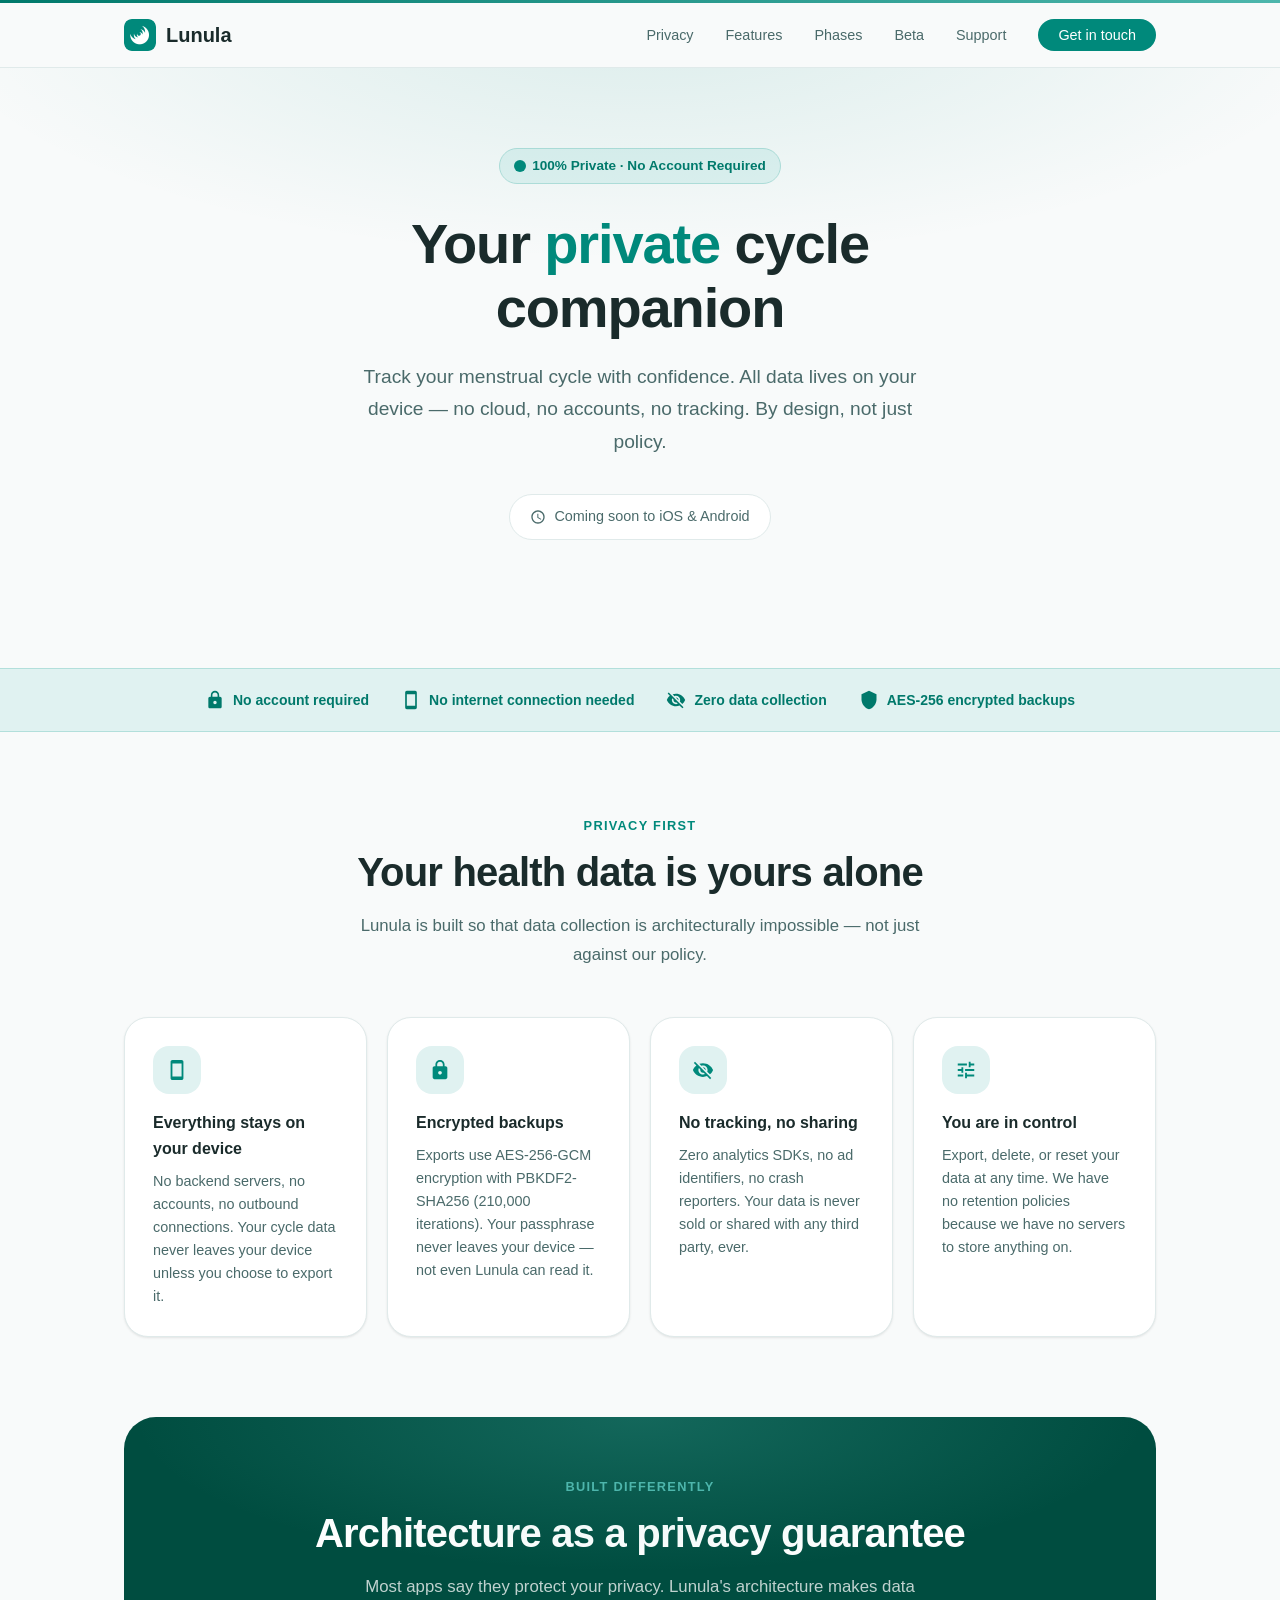
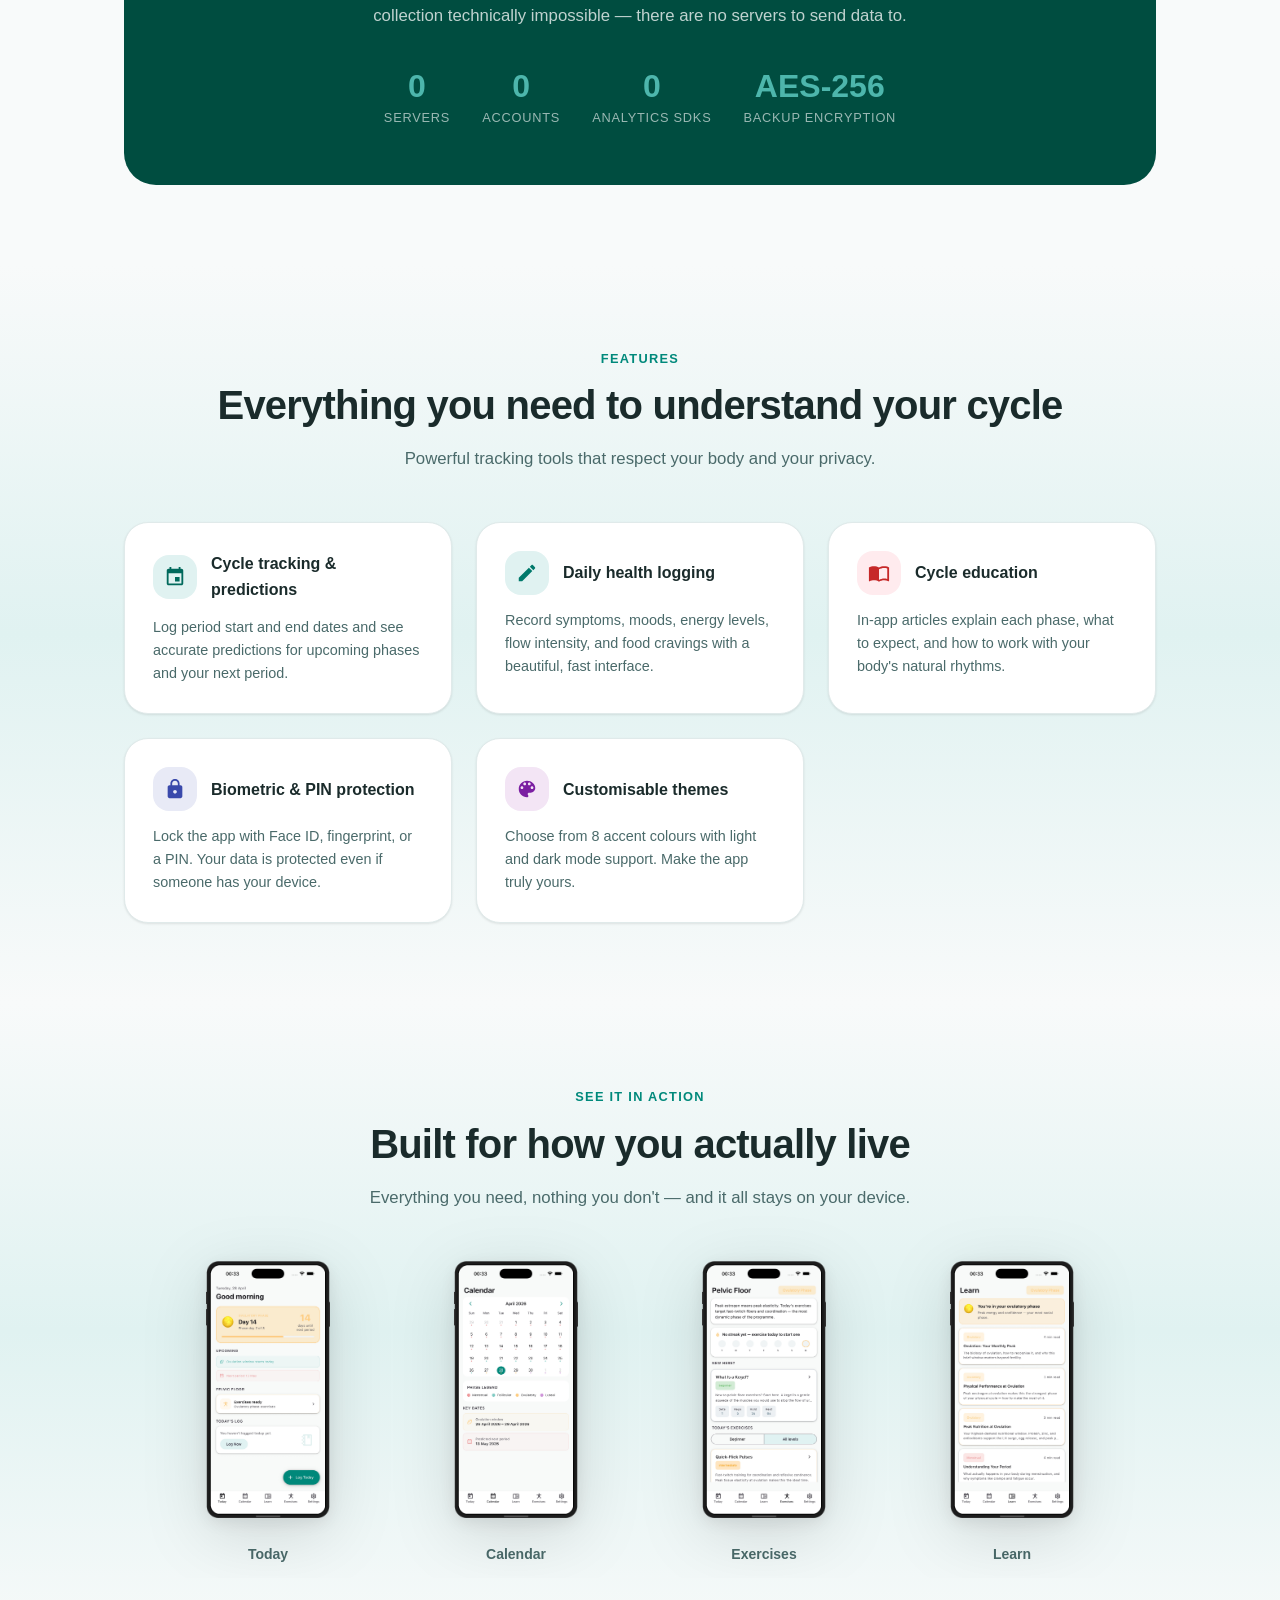
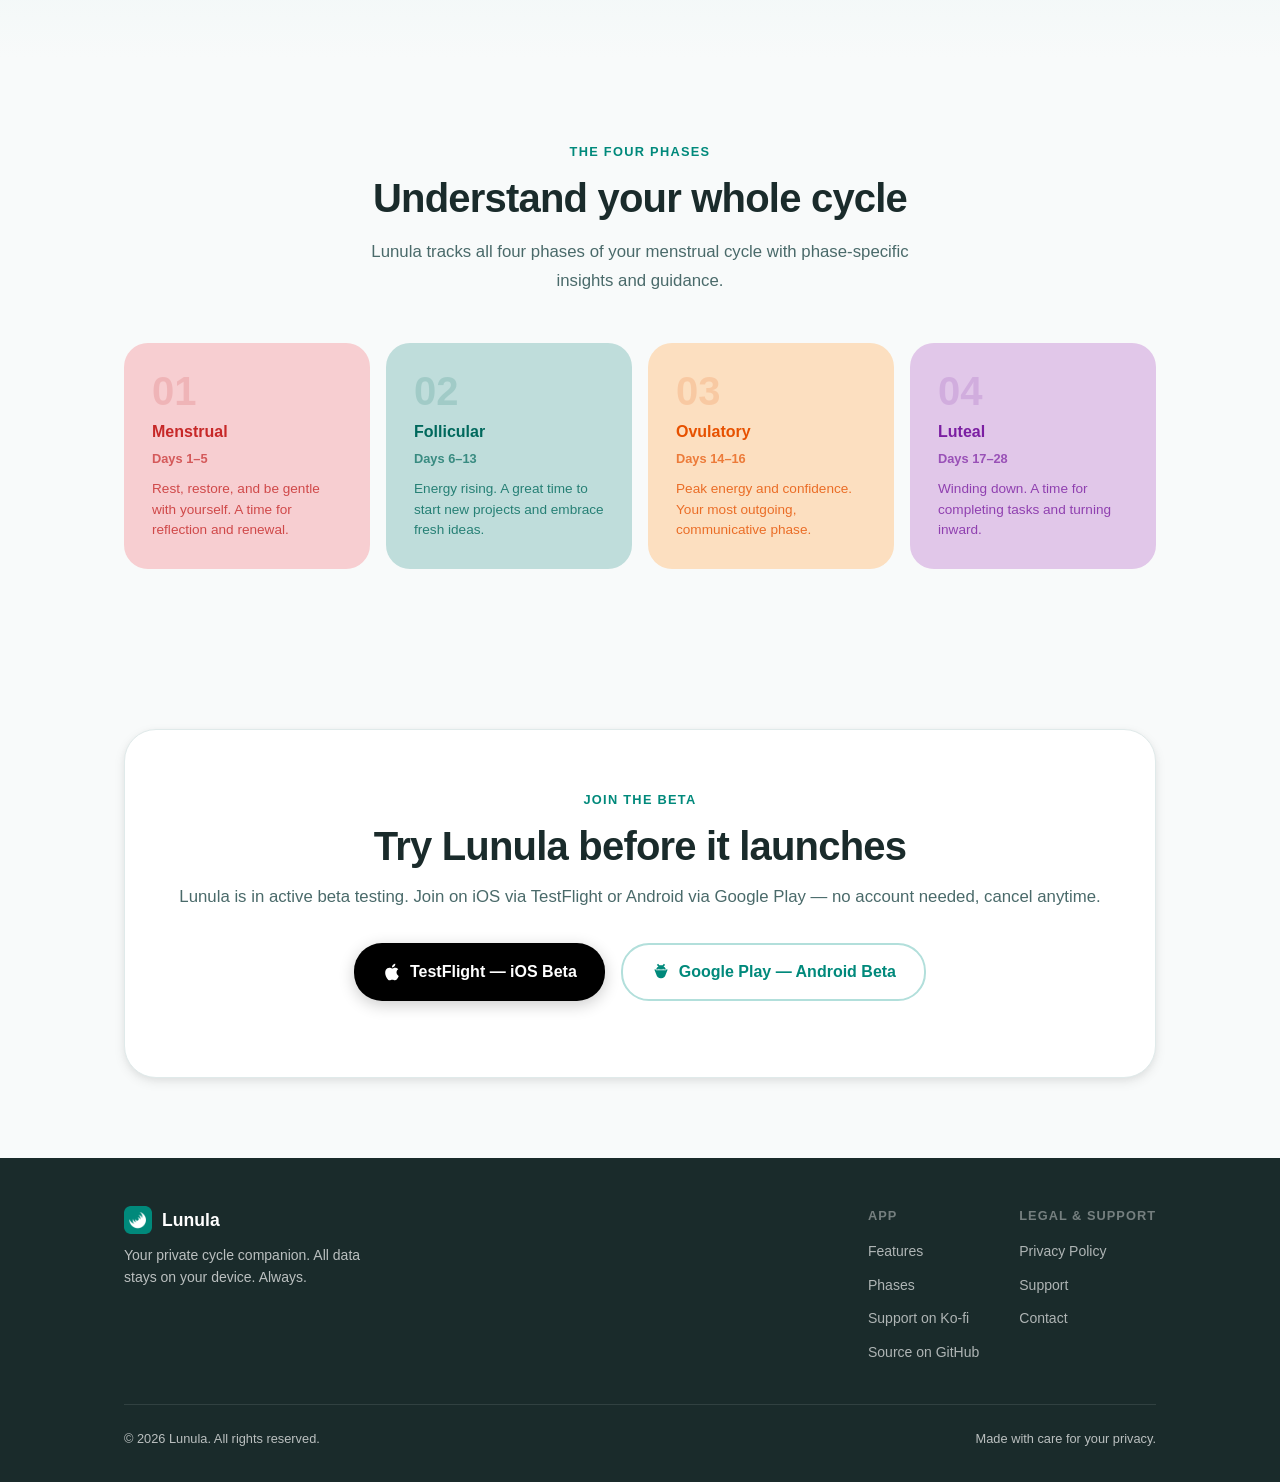
<file: index.html>
<!DOCTYPE html>
<html lang="en">
<head>
  <meta charset="UTF-8">
  <meta name="viewport" content="width=device-width, initial-scale=1.0">
  <title>Lunula — Your Private Cycle Companion</title>
  <meta name="description" content="Track your menstrual cycle with complete privacy. No accounts, no servers, no data collection. Everything stays on your device.">
  <link rel="icon" href="favicon.png">
  <link rel="stylesheet" href="css/style.css">
</head>
<body>

<div class="top-bar" aria-hidden="true"></div>

<!-- ─── Navigation ─────────────────────────────────────────────────────── -->
<nav>
  <div class="nav-inner">
    <a href="index.html" class="nav-brand">
      <img src="assets/icon.png" alt="Lunula icon">
      Lunula
    </a>
    <ul class="nav-links">
      <li><a href="#privacy">Privacy</a></li>
      <li><a href="#features">Features</a></li>
      <li><a href="#phases">Phases</a></li>
      <li><a href="#beta">Beta</a></li>
      <li><a href="support.html">Support</a></li>
      <li><a href="support.html" class="nav-cta">Get in touch</a></li>
    </ul>
  </div>
</nav>

<!-- ─── Hero ───────────────────────────────────────────────────────────── -->
<section class="hero">
  <div class="container">
    <div class="hero-badge">
      <svg width="12" height="12" viewBox="0 0 12 12" fill="none">
        <circle cx="6" cy="6" r="6" fill="#00897B"/>
      </svg>
      100% Private · No Account Required
    </div>

    <h1>Your <span class="highlight">private</span> cycle<br>companion</h1>

    <p class="lead">
      Track your menstrual cycle with confidence. All data lives on your device —
      no cloud, no accounts, no tracking. By design, not just policy.
    </p>

    <div class="hero-actions">
      <div class="coming-soon-pill">
        <svg xmlns="http://www.w3.org/2000/svg" width="16" height="16" viewBox="0 0 24 24" fill="currentColor" aria-hidden="true"><path d="M11.99 2C6.47 2 2 6.48 2 12s4.47 10 9.99 10C17.52 22 22 17.52 22 12S17.52 2 11.99 2zM12 20c-4.42 0-8-3.58-8-8s3.58-8 8-8 8 3.58 8 8-3.58 8-8 8zm.5-13H11v6l5.25 3.15.75-1.23-4.5-2.67V7z"/></svg>
        Coming soon to iOS &amp; Android
      </div>
    </div>

  </div>
</section>

<!-- ─── Trust strip ─────────────────────────────────────────────────────── -->
<div class="trust-strip">
  <div class="trust-inner">
    <div class="trust-item">
      <span class="trust-icon"><svg xmlns="http://www.w3.org/2000/svg" width="20" height="20" viewBox="0 0 24 24" fill="currentColor" aria-hidden="true"><path d="M18 8h-1V6c0-2.76-2.24-5-5-5S7 3.24 7 6v2H6c-1.1 0-2 .9-2 2v10c0 1.1.9 2 2 2h12c1.1 0 2-.9 2-2V10c0-1.1-.9-2-2-2zm-6 9c-1.1 0-2-.9-2-2s.9-2 2-2 2 .9 2 2-.9 2-2 2zm3.1-9H8.9V6c0-1.71 1.39-3.1 3.1-3.1 1.71 0 3.1 1.39 3.1 3.1v2z"/></svg></span>
      No account required
    </div>
    <div class="trust-item">
      <span class="trust-icon"><svg xmlns="http://www.w3.org/2000/svg" width="20" height="20" viewBox="0 0 24 24" fill="currentColor" aria-hidden="true"><path d="M17 1.01L7 1c-1.1 0-2 .9-2 2v18c0 1.1.9 2 2 2h10c1.1 0 2-.9 2-2V3c0-1.1-.9-1.99-2-1.99zM17 19H7V5h10v14z"/></svg></span>
      No internet connection needed
    </div>
    <div class="trust-item">
      <span class="trust-icon"><svg xmlns="http://www.w3.org/2000/svg" width="20" height="20" viewBox="0 0 24 24" fill="currentColor" aria-hidden="true"><path d="M12 7c2.76 0 5 2.24 5 5 0 .65-.13 1.26-.36 1.83l2.92 2.92c1.51-1.26 2.7-2.89 3.43-4.75-1.73-4.39-6-7.5-11-7.5-1.4 0-2.74.25-3.98.7l2.16 2.16C10.74 7.13 11.35 7 12 7zM2 4.27l2.28 2.28.46.46C3.08 8.3 1.78 10.02 1 12c1.73 4.39 6 7.5 11 7.5 1.55 0 3.03-.3 4.38-.84l.42.42L19.73 22 21 20.73 3.27 3 2 4.27zM7.53 9.8l1.55 1.55c-.05.21-.08.43-.08.65 0 1.66 1.34 3 3 3 .22 0 .44-.03.65-.08l1.55 1.55c-.67.33-1.41.53-2.2.53-2.76 0-5-2.24-5-5 0-.79.2-1.53.53-2.2zm4.31-.78l3.15 3.15.02-.16c0-1.66-1.34-3-3-3l-.17.01z"/></svg></span>
      Zero data collection
    </div>
    <div class="trust-item">
      <span class="trust-icon"><svg xmlns="http://www.w3.org/2000/svg" width="20" height="20" viewBox="0 0 24 24" fill="currentColor" aria-hidden="true"><path d="M12 1L3 5v6c0 5.55 3.84 10.74 9 12 5.16-1.26 9-6.45 9-12V5l-9-4z"/></svg></span>
      AES-256 encrypted backups
    </div>
  </div>
</div>

<!-- ─── Privacy section ─────────────────────────────────────────────────── -->
<section class="section" id="privacy">
  <div class="container">
    <div class="text-center">
      <span class="section-label">Privacy first</span>
      <h2 class="section-heading">Your health data is yours alone</h2>
      <p class="section-sub">
        Lunula is built so that data collection is architecturally impossible —
        not just against our policy.
      </p>
    </div>

    <div class="privacy-grid">
      <div class="privacy-card">
        <div class="privacy-card-icon"><svg xmlns="http://www.w3.org/2000/svg" width="22" height="22" viewBox="0 0 24 24" fill="currentColor" aria-hidden="true"><path d="M17 1.01L7 1c-1.1 0-2 .9-2 2v18c0 1.1.9 2 2 2h10c1.1 0 2-.9 2-2V3c0-1.1-.9-1.99-2-1.99zM17 19H7V5h10v14z"/></svg></div>
        <h3>Everything stays on your device</h3>
        <p>No backend servers, no accounts, no outbound connections. Your cycle data never leaves your device unless you choose to export it.</p>
      </div>
      <div class="privacy-card">
        <div class="privacy-card-icon"><svg xmlns="http://www.w3.org/2000/svg" width="22" height="22" viewBox="0 0 24 24" fill="currentColor" aria-hidden="true"><path d="M18 8h-1V6c0-2.76-2.24-5-5-5S7 3.24 7 6v2H6c-1.1 0-2 .9-2 2v10c0 1.1.9 2 2 2h12c1.1 0 2-.9 2-2V10c0-1.1-.9-2-2-2zm-6 9c-1.1 0-2-.9-2-2s.9-2 2-2 2 .9 2 2-.9 2-2 2zm3.1-9H8.9V6c0-1.71 1.39-3.1 3.1-3.1 1.71 0 3.1 1.39 3.1 3.1v2z"/></svg></div>
        <h3>Encrypted backups</h3>
        <p>Exports use AES-256-GCM encryption with PBKDF2-SHA256 (210,000 iterations). Your passphrase never leaves your device — not even Lunula can read it.</p>
      </div>
      <div class="privacy-card">
        <div class="privacy-card-icon"><svg xmlns="http://www.w3.org/2000/svg" width="22" height="22" viewBox="0 0 24 24" fill="currentColor" aria-hidden="true"><path d="M12 7c2.76 0 5 2.24 5 5 0 .65-.13 1.26-.36 1.83l2.92 2.92c1.51-1.26 2.7-2.89 3.43-4.75-1.73-4.39-6-7.5-11-7.5-1.4 0-2.74.25-3.98.7l2.16 2.16C10.74 7.13 11.35 7 12 7zM2 4.27l2.28 2.28.46.46C3.08 8.3 1.78 10.02 1 12c1.73 4.39 6 7.5 11 7.5 1.55 0 3.03-.3 4.38-.84l.42.42L19.73 22 21 20.73 3.27 3 2 4.27zM7.53 9.8l1.55 1.55c-.05.21-.08.43-.08.65 0 1.66 1.34 3 3 3 .22 0 .44-.03.65-.08l1.55 1.55c-.67.33-1.41.53-2.2.53-2.76 0-5-2.24-5-5 0-.79.2-1.53.53-2.2zm4.31-.78l3.15 3.15.02-.16c0-1.66-1.34-3-3-3l-.17.01z"/></svg></div>
        <h3>No tracking, no sharing</h3>
        <p>Zero analytics SDKs, no ad identifiers, no crash reporters. Your data is never sold or shared with any third party, ever.</p>
      </div>
      <div class="privacy-card">
        <div class="privacy-card-icon"><svg xmlns="http://www.w3.org/2000/svg" width="22" height="22" viewBox="0 0 24 24" fill="currentColor" aria-hidden="true"><path d="M3 17v2h6v-2H3zM3 5v2h10V5H3zm10 16v-2h8v-2h-8v-2h-2v6h2zM7 9v2H3v2h4v2h2V9H7zm14 4v-2H11v2h10zm-6-4h2V7h4V5h-4V3h-2v6z"/></svg></div>
        <h3>You are in control</h3>
        <p>Export, delete, or reset your data at any time. We have no retention policies because we have no servers to store anything on.</p>
      </div>
    </div>
  </div>
</section>

<!-- ─── Architecture callout ────────────────────────────────────────────── -->
<section class="section" style="padding-top: 0;">
  <div class="container">
    <div class="arch-callout">
      <span class="section-label">Built differently</span>
      <h2 class="section-heading">Architecture as a privacy guarantee</h2>
      <p>
        Most apps say they protect your privacy. Lunula's architecture makes data
        collection technically impossible — there are no servers to send data to.
      </p>
      <div class="arch-stats">
        <div class="arch-stat">
          <div class="arch-stat-value">0</div>
          <div class="arch-stat-label">Servers</div>
        </div>
        <div class="arch-stat">
          <div class="arch-stat-value">0</div>
          <div class="arch-stat-label">Accounts</div>
        </div>
        <div class="arch-stat">
          <div class="arch-stat-value">0</div>
          <div class="arch-stat-label">Analytics SDKs</div>
        </div>
        <div class="arch-stat">
          <div class="arch-stat-value">AES‑256</div>
          <div class="arch-stat-label">Backup encryption</div>
        </div>
      </div>
    </div>
  </div>
</section>

<!-- ─── Features ────────────────────────────────────────────────────────── -->
<section class="section features-bg" id="features">
  <div class="container">
    <div class="text-center">
      <span class="section-label">Features</span>
      <h2 class="section-heading">Everything you need to understand your cycle</h2>
      <p class="section-sub">Powerful tracking tools that respect your body and your privacy.</p>
    </div>

    <div class="features-grid">
      <div class="feature-card">
        <div class="feature-card-header">
          <div class="feature-icon follicular"><svg xmlns="http://www.w3.org/2000/svg" width="22" height="22" viewBox="0 0 24 24" fill="currentColor" aria-hidden="true"><path d="M17 12h-5v5h5v-5zM16 1v2H8V1H6v2H5c-1.11 0-1.99.9-1.99 2L3 19c0 1.1.89 2 2 2h14c1.1 0 2-.9 2-2V5c0-1.1-.9-2-2-2h-1V1h-2zm3 18H5V8h14v11z"/></svg></div>
          <h3>Cycle tracking & predictions</h3>
        </div>
        <p>Log period start and end dates and see accurate predictions for upcoming phases and your next period.</p>
      </div>

      <div class="feature-card">
        <div class="feature-card-header">
          <div class="feature-icon teal"><svg xmlns="http://www.w3.org/2000/svg" width="22" height="22" viewBox="0 0 24 24" fill="currentColor" aria-hidden="true"><path d="M3 17.25V21h3.75L17.81 9.94l-3.75-3.75L3 17.25zM20.71 7.04c.39-.39.39-1.02 0-1.41l-2.34-2.34c-.39-.39-1.02-.39-1.41 0l-1.83 1.83 3.75 3.75 1.83-1.83z"/></svg></div>
          <h3>Daily health logging</h3>
        </div>
        <p>Record symptoms, moods, energy levels, flow intensity, and food cravings with a beautiful, fast interface.</p>
      </div>


      <div class="feature-card">
        <div class="feature-card-header">
          <div class="feature-icon menstrual"><svg xmlns="http://www.w3.org/2000/svg" width="22" height="22" viewBox="0 0 24 24" fill="currentColor" aria-hidden="true"><path d="M21 5c-1.11-.35-2.33-.5-3.5-.5-1.95 0-4.05.4-5.5 1.5-1.45-1.1-3.55-1.5-5.5-1.5S2.45 4.9 1 6v14.65c0 .25.25.5.5.5.1 0 .15-.05.25-.05C3.1 20.45 5.05 20 6.5 20c1.95 0 4.05.4 5.5 1.5 1.35-.85 3.8-1.5 5.5-1.5 1.65 0 3.35.3 4.75 1.05.1.05.15.05.25.05.25 0 .5-.25.5-.5V6c-.6-.45-1.25-.75-2-1zm0 13.5c-1.1-.35-2.3-.5-3.5-.5-1.7 0-4.15.65-5.5 1.5V8c1.35-.85 3.8-1.5 5.5-1.5 1.2 0 2.4.15 3.5.5v11.5z"/></svg></div>
          <h3>Cycle education</h3>
        </div>
        <p>In-app articles explain each phase, what to expect, and how to work with your body's natural rhythms.</p>
      </div>

      <div class="feature-card">
        <div class="feature-card-header">
          <div class="feature-icon lock"><svg xmlns="http://www.w3.org/2000/svg" width="22" height="22" viewBox="0 0 24 24" fill="currentColor" aria-hidden="true"><path d="M18 8h-1V6c0-2.76-2.24-5-5-5S7 3.24 7 6v2H6c-1.1 0-2 .9-2 2v10c0 1.1.9 2 2 2h12c1.1 0 2-.9 2-2V10c0-1.1-.9-2-2-2zm-6 9c-1.1 0-2-.9-2-2s.9-2 2-2 2 .9 2 2-.9 2-2 2zm3.1-9H8.9V6c0-1.71 1.39-3.1 3.1-3.1 1.71 0 3.1 1.39 3.1 3.1v2z"/></svg></div>
          <h3>Biometric &amp; PIN protection</h3>
        </div>
        <p>Lock the app with Face ID, fingerprint, or a PIN. Your data is protected even if someone has your device.</p>
      </div>

      <div class="feature-card">
        <div class="feature-card-header">
          <div class="feature-icon luteal"><svg xmlns="http://www.w3.org/2000/svg" width="22" height="22" viewBox="0 0 24 24" fill="currentColor" aria-hidden="true"><path d="M12 3c-4.97 0-9 4.03-9 9s4.03 9 9 9c.83 0 1.5-.67 1.5-1.5 0-.39-.15-.74-.39-1.01-.23-.26-.38-.61-.38-.99 0-.83.67-1.5 1.5-1.5H16c2.76 0 5-2.24 5-5 0-4.42-4.03-8-9-8zm-5.5 9c-.83 0-1.5-.67-1.5-1.5S5.67 9 6.5 9 8 9.67 8 10.5 7.33 12 6.5 12zm3-4C8.67 8 8 7.33 8 6.5S8.67 5 9.5 5s1.5.67 1.5 1.5S10.33 8 9.5 8zm5 0c-.83 0-1.5-.67-1.5-1.5S13.67 5 14.5 5s1.5.67 1.5 1.5S15.33 8 14.5 8zm3 4c-.83 0-1.5-.67-1.5-1.5S16.67 9 17.5 9s1.5.67 1.5 1.5-.67 1.5-1.5 1.5z"/></svg></div>
          <h3>Customisable themes</h3>
        </div>
        <p>Choose from 8 accent colours with light and dark mode support. Make the app truly yours.</p>
      </div>
    </div>
  </div>
</section>

<!-- ─── Screenshots ─────────────────────────────────────────────────────── -->
<section class="section screenshots-section">
  <div class="container">
    <div class="text-center">
      <span class="section-label">See it in action</span>
      <h2 class="section-heading">Built for how you actually live</h2>
      <p class="section-sub">Everything you need, nothing you don't — and it all stays on your device.</p>
    </div>
    <div class="screenshots-scroll">
      <div class="screenshot-item">
        <div class="screenshot-phone">
          <img src="assets/screenshots/today.png" alt="Lunula today dashboard showing current phase and upcoming events">
        </div>
        <span class="screenshot-label">Today</span>
      </div>
      <div class="screenshot-item">
        <div class="screenshot-phone">
          <img src="assets/screenshots/calendar.png" alt="Calendar view with phase colours and key dates">
        </div>
        <span class="screenshot-label">Calendar</span>
      </div>
      <div class="screenshot-item">
        <div class="screenshot-phone">
          <img src="assets/screenshots/exercises.png" alt="Pelvic floor exercise list tailored to the current phase">
        </div>
        <span class="screenshot-label">Exercises</span>
      </div>
      <div class="screenshot-item">
        <div class="screenshot-phone">
          <img src="assets/screenshots/learn.png" alt="In-app articles about cycle phases and health">
        </div>
        <span class="screenshot-label">Learn</span>
      </div>
    </div>
  </div>
</section>

<!-- ─── Phases ───────────────────────────────────────────────────────────── -->
<section class="section" id="phases">
  <div class="container">
    <div class="text-center">
      <span class="section-label">The four phases</span>
      <h2 class="section-heading">Understand your whole cycle</h2>
      <p class="section-sub">Lunula tracks all four phases of your menstrual cycle with phase-specific insights and guidance.</p>
    </div>

    <div class="phases-grid">
      <div class="phase-card menstrual">
        <div class="phase-number">01</div>
        <div class="phase-name">Menstrual</div>
        <div class="phase-days">Days 1–5</div>
        <div class="phase-desc">Rest, restore, and be gentle with yourself. A time for reflection and renewal.</div>
      </div>
      <div class="phase-card follicular">
        <div class="phase-number">02</div>
        <div class="phase-name">Follicular</div>
        <div class="phase-days">Days 6–13</div>
        <div class="phase-desc">Energy rising. A great time to start new projects and embrace fresh ideas.</div>
      </div>
      <div class="phase-card ovulatory">
        <div class="phase-number">03</div>
        <div class="phase-name">Ovulatory</div>
        <div class="phase-days">Days 14–16</div>
        <div class="phase-desc">Peak energy and confidence. Your most outgoing, communicative phase.</div>
      </div>
      <div class="phase-card luteal">
        <div class="phase-number">04</div>
        <div class="phase-name">Luteal</div>
        <div class="phase-days">Days 17–28</div>
        <div class="phase-desc">Winding down. A time for completing tasks and turning inward.</div>
      </div>
    </div>
  </div>
</section>

<!-- ─── Beta CTA ─────────────────────────────────────────────────────────── -->
<section class="cta-section" id="beta">
  <div class="container">
    <div class="cta-box">
      <span class="section-label">Join the beta</span>
      <h2 class="section-heading">Try Lunula before it launches</h2>
      <p>Lunula is in active beta testing. Join on iOS via TestFlight or Android via Google Play — no account needed, cancel anytime.</p>
      <div class="beta-buttons">
        <a href="https://testflight.apple.com/join/CdPAzzNm" target="_blank" rel="noopener noreferrer" class="btn btn-primary beta-btn-ios">
          <svg xmlns="http://www.w3.org/2000/svg" width="20" height="20" viewBox="0 0 24 24" fill="currentColor" aria-hidden="true"><path d="M18.71 19.5c-.83 1.24-1.71 2.45-3.05 2.47-1.34.03-1.77-.79-3.29-.79-1.53 0-2 .77-3.27.82-1.31.05-2.3-1.32-3.14-2.53C4.25 17 2.94 12.45 4.7 9.39c.87-1.52 2.43-2.48 4.12-2.51 1.28-.02 2.5.87 3.29.87.78 0 2.26-1.07 3.8-.91.65.03 2.47.26 3.64 1.98-.09.06-2.17 1.28-2.15 3.81.03 3.02 2.65 4.03 2.68 4.04-.03.07-.42 1.44-1.38 2.83M13 3.5c.73-.83 1.94-1.46 2.94-1.5.13 1.17-.34 2.35-1.04 3.19-.69.85-1.83 1.51-2.95 1.42-.15-1.15.41-2.35 1.05-3.11z"/></svg>
          TestFlight — iOS Beta
        </a>
        <a href="https://play.google.com/store/apps/details?id=com.lunula.app" target="_blank" rel="noopener noreferrer" class="btn btn-secondary beta-btn-android">
          <svg xmlns="http://www.w3.org/2000/svg" width="20" height="20" viewBox="0 0 24 24" fill="currentColor" aria-hidden="true"><path d="M17.523 15.341A5.5 5.5 0 0 1 12 19.5a5.5 5.5 0 0 1-5.523-4.159L4 9h16l-2.477 6.341zM8.5 2L7 3.5 9 5.5C7.34 6.24 6.11 7.82 6 9.7c0 .1.01.2.01.3h11.98c0-.1.01-.2.01-.3-.11-1.88-1.34-3.46-3-4.2L17 3.5 15.5 2l-1.5 2h-4L8.5 2zm1 7a.5.5 0 1 1 0-1 .5.5 0 0 1 0 1zm5 0a.5.5 0 1 1 0-1 .5.5 0 0 1 0 1z"/></svg>
          Google Play — Android Beta
        </a>
      </div>
    </div>
  </div>
</section>

<!-- ─── Footer ───────────────────────────────────────────────────────────── -->
<footer>
  <div class="container">
    <div class="footer-inner">
      <div>
        <div class="footer-brand">
          <img src="assets/icon.png" alt="Lunula icon">
          Lunula
        </div>
        <p class="footer-desc">Your private cycle companion. All data stays on your device. Always.</p>
      </div>
      <div class="footer-links">
        <h4>App</h4>
        <ul>
          <li><a href="#features">Features</a></li>
          <li><a href="#phases">Phases</a></li>
          <li><a href="https://ko-fi.com/lunula_app" target="_blank" rel="noopener noreferrer">Support on Ko-fi</a></li>
          <li><a href="https://github.com/lunula-app" target="_blank" rel="noopener noreferrer">Source on GitHub</a></li>
        </ul>
      </div>
      <div class="footer-links">
        <h4>Legal &amp; Support</h4>
        <ul>
          <li><a href="privacy.html">Privacy Policy</a></li>
          <li><a href="support.html">Support</a></li>
          <li><a href="support.html#contact">Contact</a></li>
        </ul>
      </div>
    </div>
    <div class="footer-bottom">
      <span>© 2026 Lunula. All rights reserved.</span>
      <span>Made with care for your privacy.</span>
    </div>
  </div>
</footer>

<script src="js/main.js"></script>
</body>
</html>
</file>
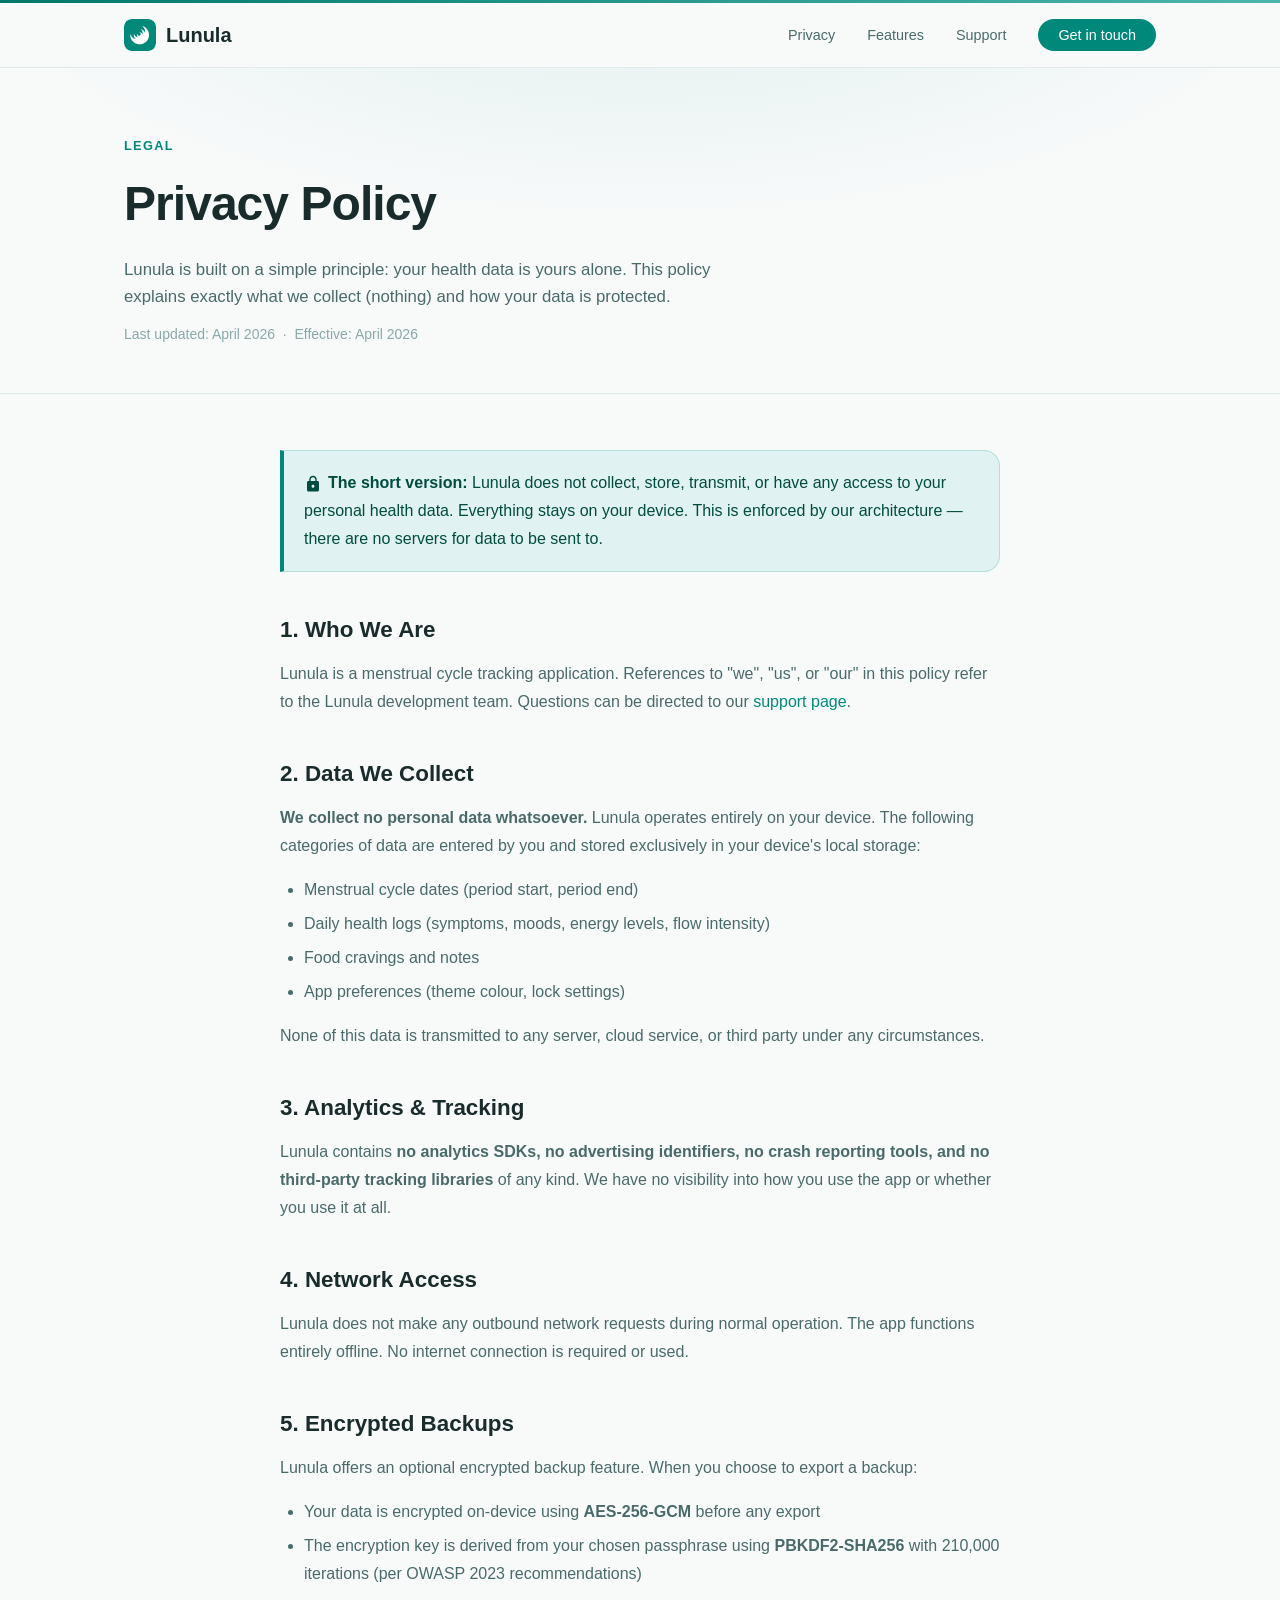
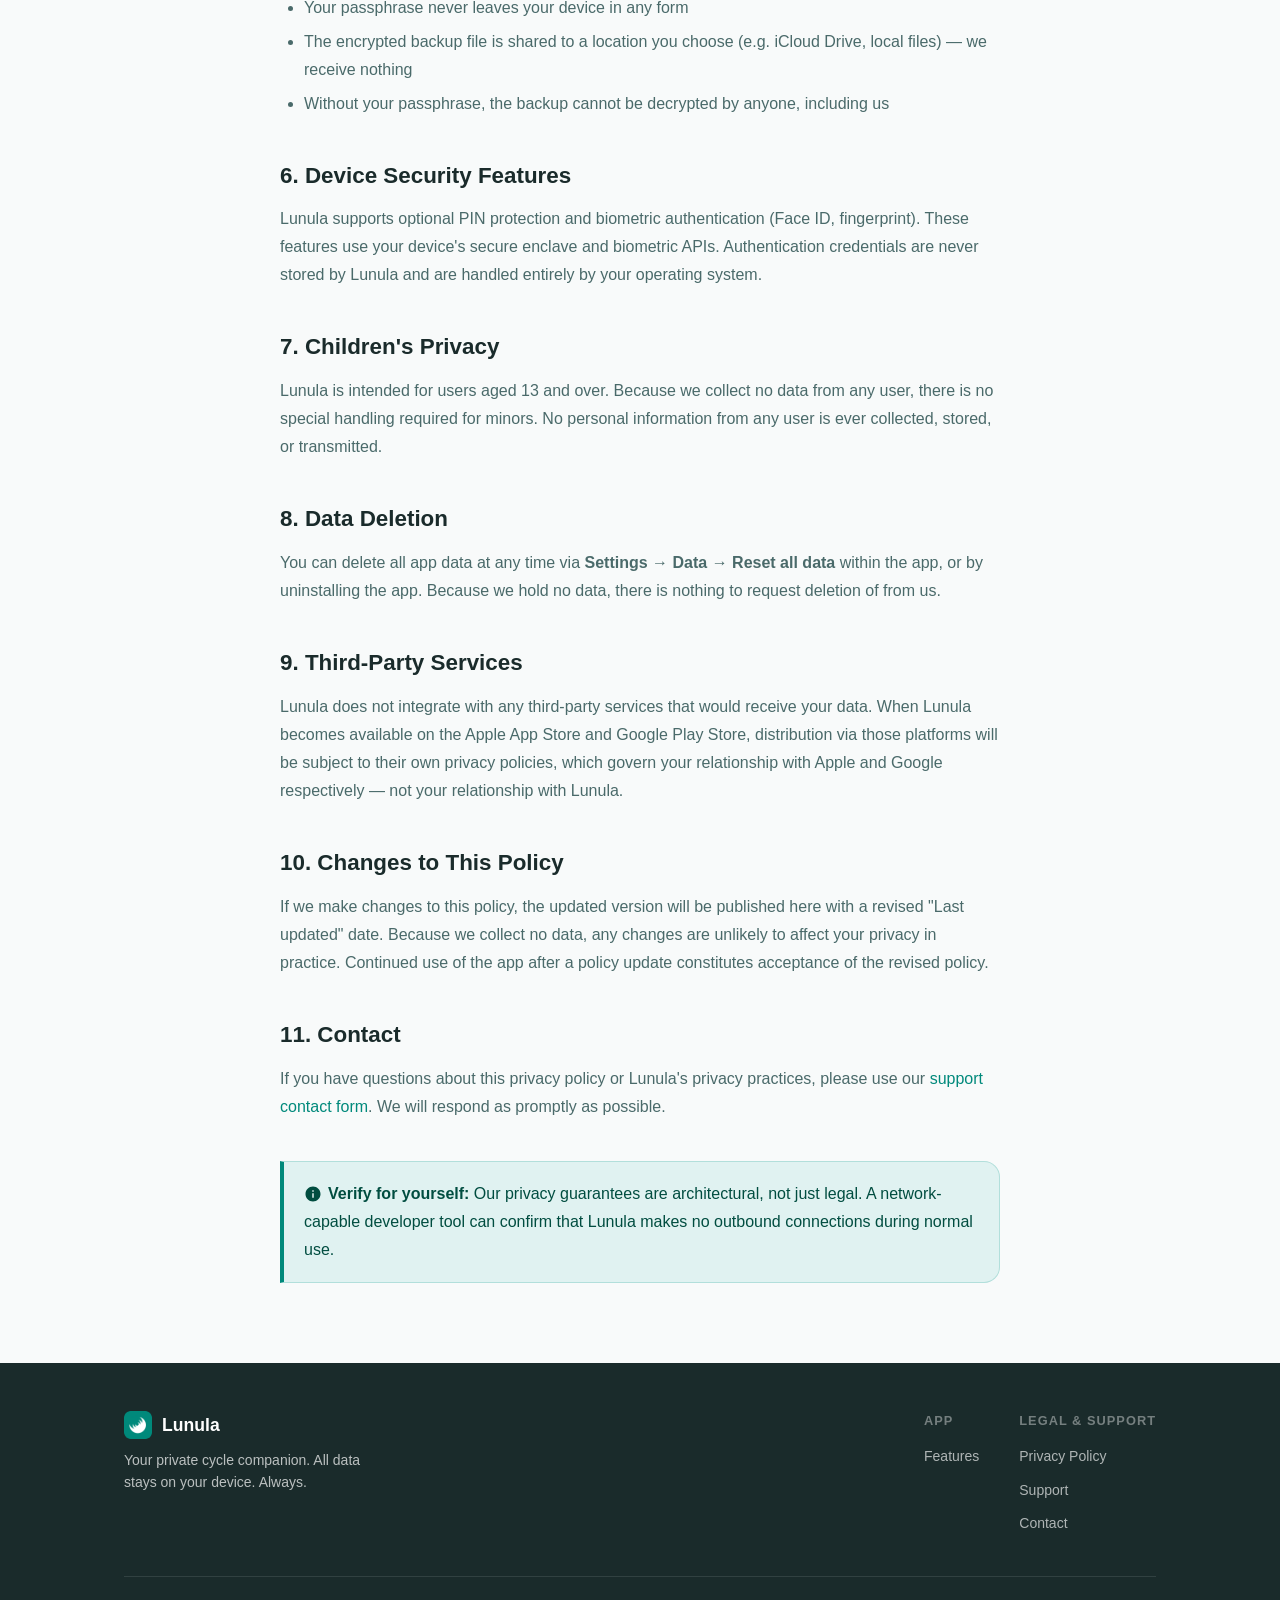
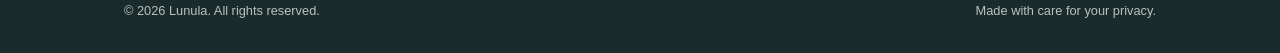
<file: privacy.html>
<!DOCTYPE html>
<html lang="en">
<head>
  <meta charset="UTF-8">
  <meta name="viewport" content="width=device-width, initial-scale=1.0">
  <title>Privacy Policy — Lunula</title>
  <meta name="description" content="Lunula's privacy policy. Your health data stays on your device. We collect nothing.">
  <link rel="icon" href="favicon.png">
  <link rel="stylesheet" href="css/style.css">
</head>
<body>

<div class="top-bar" aria-hidden="true"></div>

<!-- ─── Navigation ─────────────────────────────────────────────────────── -->
<nav>
  <div class="nav-inner">
    <a href="index.html" class="nav-brand">
      <img src="assets/icon.png" alt="Lunula icon">
      Lunula
    </a>
    <ul class="nav-links">
      <li><a href="index.html#privacy">Privacy</a></li>
      <li><a href="index.html#features">Features</a></li>
      <li><a href="support.html">Support</a></li>
      <li><a href="support.html" class="nav-cta">Get in touch</a></li>
    </ul>
  </div>
</nav>

<!-- ─── Page hero ──────────────────────────────────────────────────────── -->
<section class="page-hero-section">
  <div class="container">
    <div class="page-hero">
      <span class="section-label">Legal</span>
      <h1>Privacy Policy</h1>
      <p>
        Lunula is built on a simple principle: your health data is yours alone.
        This policy explains exactly what we collect (nothing) and how your data is protected.
      </p>
      <p style="margin-top: 12px; font-size: 0.875rem; color: var(--text-muted);">
        Last updated: April 2026 &nbsp;·&nbsp; Effective: April 2026
      </p>
    </div>
  </div>
</section>

<!-- ─── Content ────────────────────────────────────────────────────────── -->
<div class="container">
  <div class="prose">

    <div class="callout">
      <p>
        <svg xmlns="http://www.w3.org/2000/svg" width="18" height="18" viewBox="0 0 24 24" fill="currentColor" aria-hidden="true" style="vertical-align:middle;margin-right:6px;flex-shrink:0"><path d="M18 8h-1V6c0-2.76-2.24-5-5-5S7 3.24 7 6v2H6c-1.1 0-2 .9-2 2v10c0 1.1.9 2 2 2h12c1.1 0 2-.9 2-2V10c0-1.1-.9-2-2-2zm-6 9c-1.1 0-2-.9-2-2s.9-2 2-2 2 .9 2 2-.9 2-2 2zm3.1-9H8.9V6c0-1.71 1.39-3.1 3.1-3.1 1.71 0 3.1 1.39 3.1 3.1v2z"/></svg><strong>The short version:</strong> Lunula does not collect, store, transmit, or have
        any access to your personal health data. Everything stays on your device.
        This is enforced by our architecture — there are no servers for data to be sent to.
      </p>
    </div>

    <h2>1. Who We Are</h2>
    <p>
      Lunula is a menstrual cycle tracking application. References to "we", "us", or "our"
      in this policy refer to the Lunula development team. Questions can be directed to our
      <a href="support.html">support page</a>.
    </p>

    <h2>2. Data We Collect</h2>
    <p>
      <strong>We collect no personal data whatsoever.</strong> Lunula operates entirely on your
      device. The following categories of data are entered by you and stored exclusively in
      your device's local storage:
    </p>
    <ul>
      <li>Menstrual cycle dates (period start, period end)</li>
      <li>Daily health logs (symptoms, moods, energy levels, flow intensity)</li>
      <li>Food cravings and notes</li>
      <li>App preferences (theme colour, lock settings)</li>
    </ul>
    <p>
      None of this data is transmitted to any server, cloud service, or third party under any
      circumstances.
    </p>

    <h2>3. Analytics &amp; Tracking</h2>
    <p>
      Lunula contains <strong>no analytics SDKs, no advertising identifiers, no crash reporting
      tools, and no third-party tracking libraries</strong> of any kind. We have no visibility
      into how you use the app or whether you use it at all.
    </p>

    <h2>4. Network Access</h2>
    <p>
      Lunula does not make any outbound network requests during normal operation. The app
      functions entirely offline. No internet connection is required or used.
    </p>

    <h2>5. Encrypted Backups</h2>
    <p>
      Lunula offers an optional encrypted backup feature. When you choose to export a backup:
    </p>
    <ul>
      <li>Your data is encrypted on-device using <strong>AES-256-GCM</strong> before any export</li>
      <li>The encryption key is derived from your chosen passphrase using <strong>PBKDF2-SHA256</strong> with 210,000 iterations (per OWASP 2023 recommendations)</li>
      <li>Your passphrase never leaves your device in any form</li>
      <li>The encrypted backup file is shared to a location you choose (e.g. iCloud Drive, local files) — we receive nothing</li>
      <li>Without your passphrase, the backup cannot be decrypted by anyone, including us</li>
    </ul>

    <h2>6. Device Security Features</h2>
    <p>
      Lunula supports optional PIN protection and biometric authentication (Face ID,
      fingerprint). These features use your device's secure enclave and biometric APIs.
      Authentication credentials are never stored by Lunula and are handled entirely by
      your operating system.
    </p>

    <h2>7. Children's Privacy</h2>
    <p>
      Lunula is intended for users aged 13 and over. Because we collect no data from any
      user, there is no special handling required for minors. No personal information from
      any user is ever collected, stored, or transmitted.
    </p>

    <h2>8. Data Deletion</h2>
    <p>
      You can delete all app data at any time via <strong>Settings → Data → Reset all data</strong>
      within the app, or by uninstalling the app. Because we hold no data, there is nothing to
      request deletion of from us.
    </p>

    <h2>9. Third-Party Services</h2>
    <p>
      Lunula does not integrate with any third-party services that would receive your data.
      When Lunula becomes available on the Apple App Store and Google Play Store, distribution
      via those platforms will be subject to their own privacy policies, which govern your
      relationship with Apple and Google respectively — not your relationship with Lunula.
    </p>

    <h2>10. Changes to This Policy</h2>
    <p>
      If we make changes to this policy, the updated version will be published here with a
      revised "Last updated" date. Because we collect no data, any changes are unlikely to
      affect your privacy in practice. Continued use of the app after a policy update
      constitutes acceptance of the revised policy.
    </p>

    <h2>11. Contact</h2>
    <p>
      If you have questions about this privacy policy or Lunula's privacy practices, please
      use our <a href="support.html#contact">support contact form</a>. We will respond
      as promptly as possible.
    </p>

    <div class="callout" style="margin-top: 40px;">
      <p>
        <svg xmlns="http://www.w3.org/2000/svg" width="18" height="18" viewBox="0 0 24 24" fill="currentColor" aria-hidden="true" style="vertical-align:middle;margin-right:6px;flex-shrink:0"><path d="M12 2C6.48 2 2 6.48 2 12s4.48 10 10 10 10-4.48 10-10S17.52 2 12 2zm1 15h-2v-6h2v6zm0-8h-2V7h2v2z"/></svg><strong>Verify for yourself:</strong> Our privacy guarantees are architectural, not
        just legal. A network-capable developer tool can confirm that Lunula makes no outbound
        connections during normal use.
      </p>
    </div>

  </div>
</div>

<!-- ─── Footer ───────────────────────────────────────────────────────────── -->
<footer>
  <div class="container">
    <div class="footer-inner">
      <div>
        <div class="footer-brand">
          <img src="assets/icon.png" alt="Lunula icon">
          Lunula
        </div>
        <p class="footer-desc">Your private cycle companion. All data stays on your device. Always.</p>
      </div>
      <div class="footer-links">
        <h4>App</h4>
        <ul>
          <li><a href="index.html#features">Features</a></li>
        </ul>
      </div>
      <div class="footer-links">
        <h4>Legal &amp; Support</h4>
        <ul>
          <li><a href="privacy.html">Privacy Policy</a></li>
          <li><a href="support.html">Support</a></li>
          <li><a href="support.html#contact">Contact</a></li>
        </ul>
      </div>
    </div>
    <div class="footer-bottom">
      <span>© 2026 Lunula. All rights reserved.</span>
      <span>Made with care for your privacy.</span>
    </div>
  </div>
</footer>

<script src="js/main.js"></script>
</body>
</html>
</file>
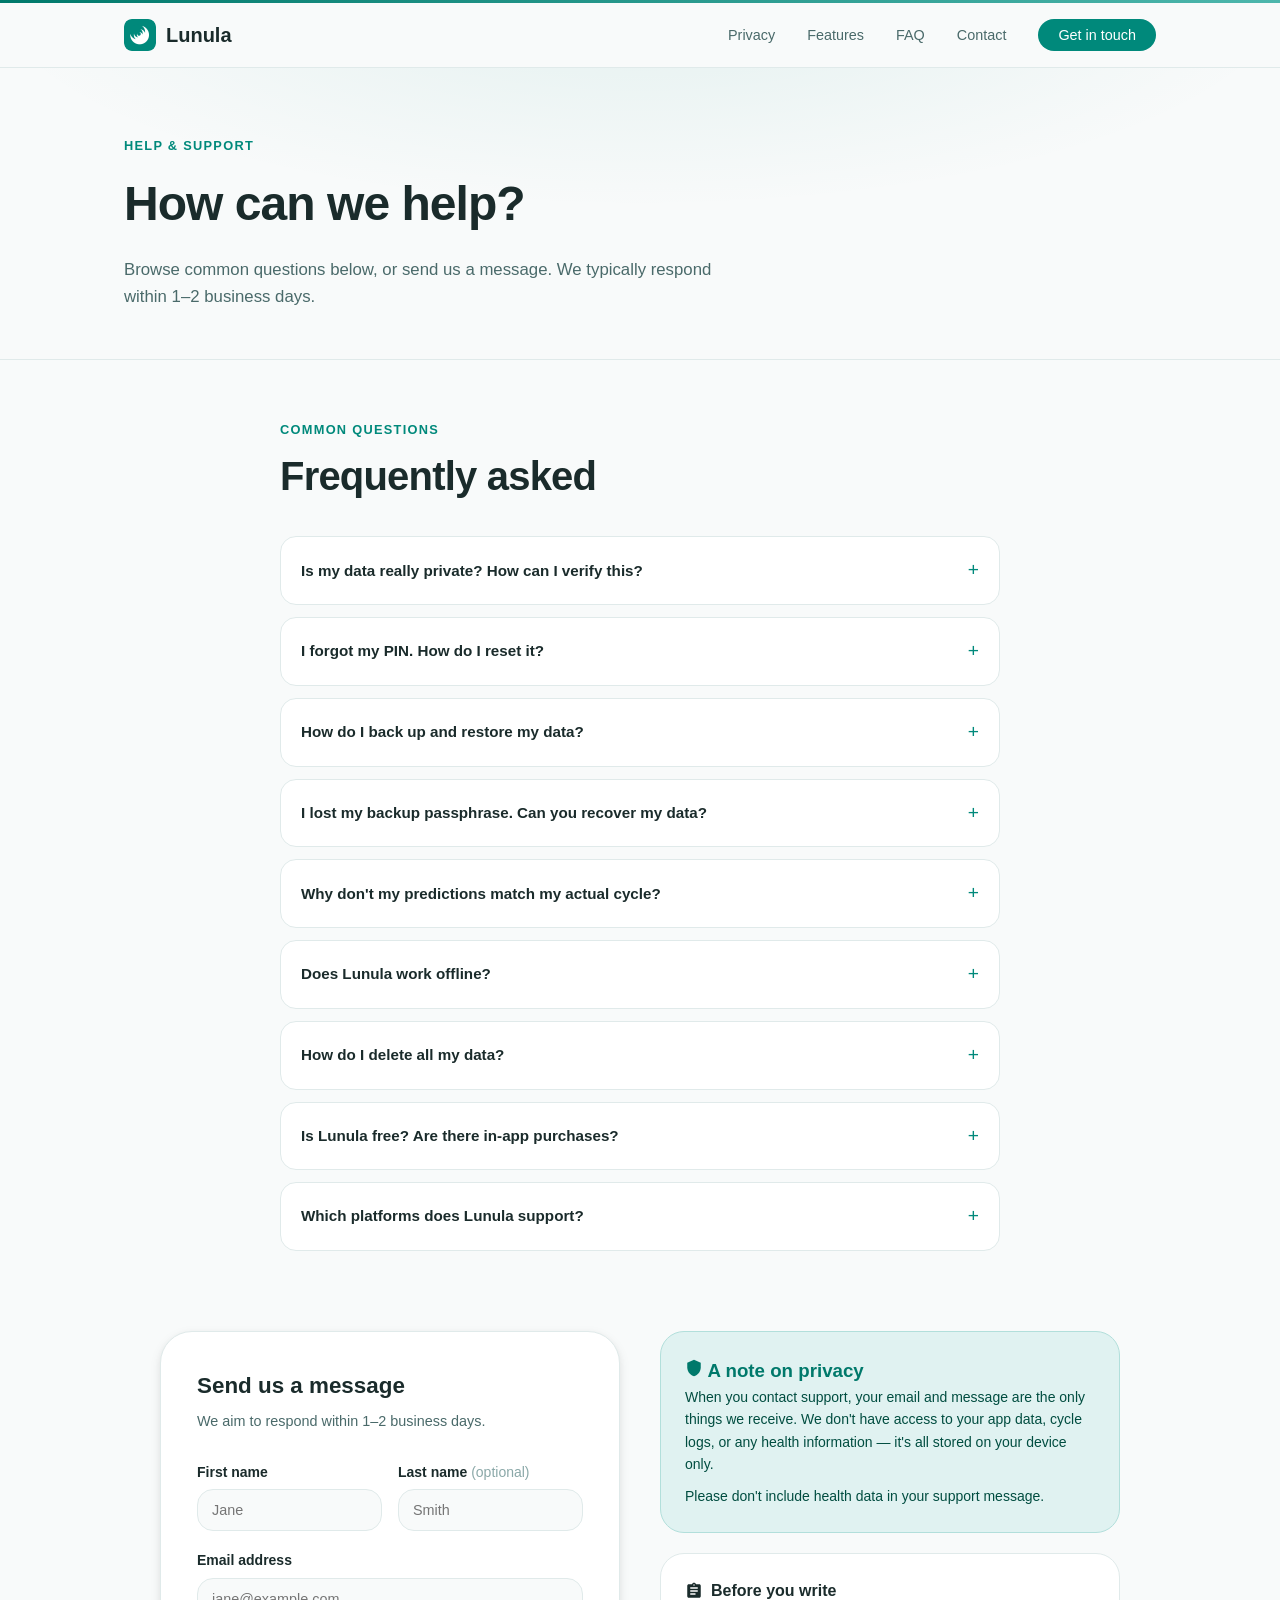
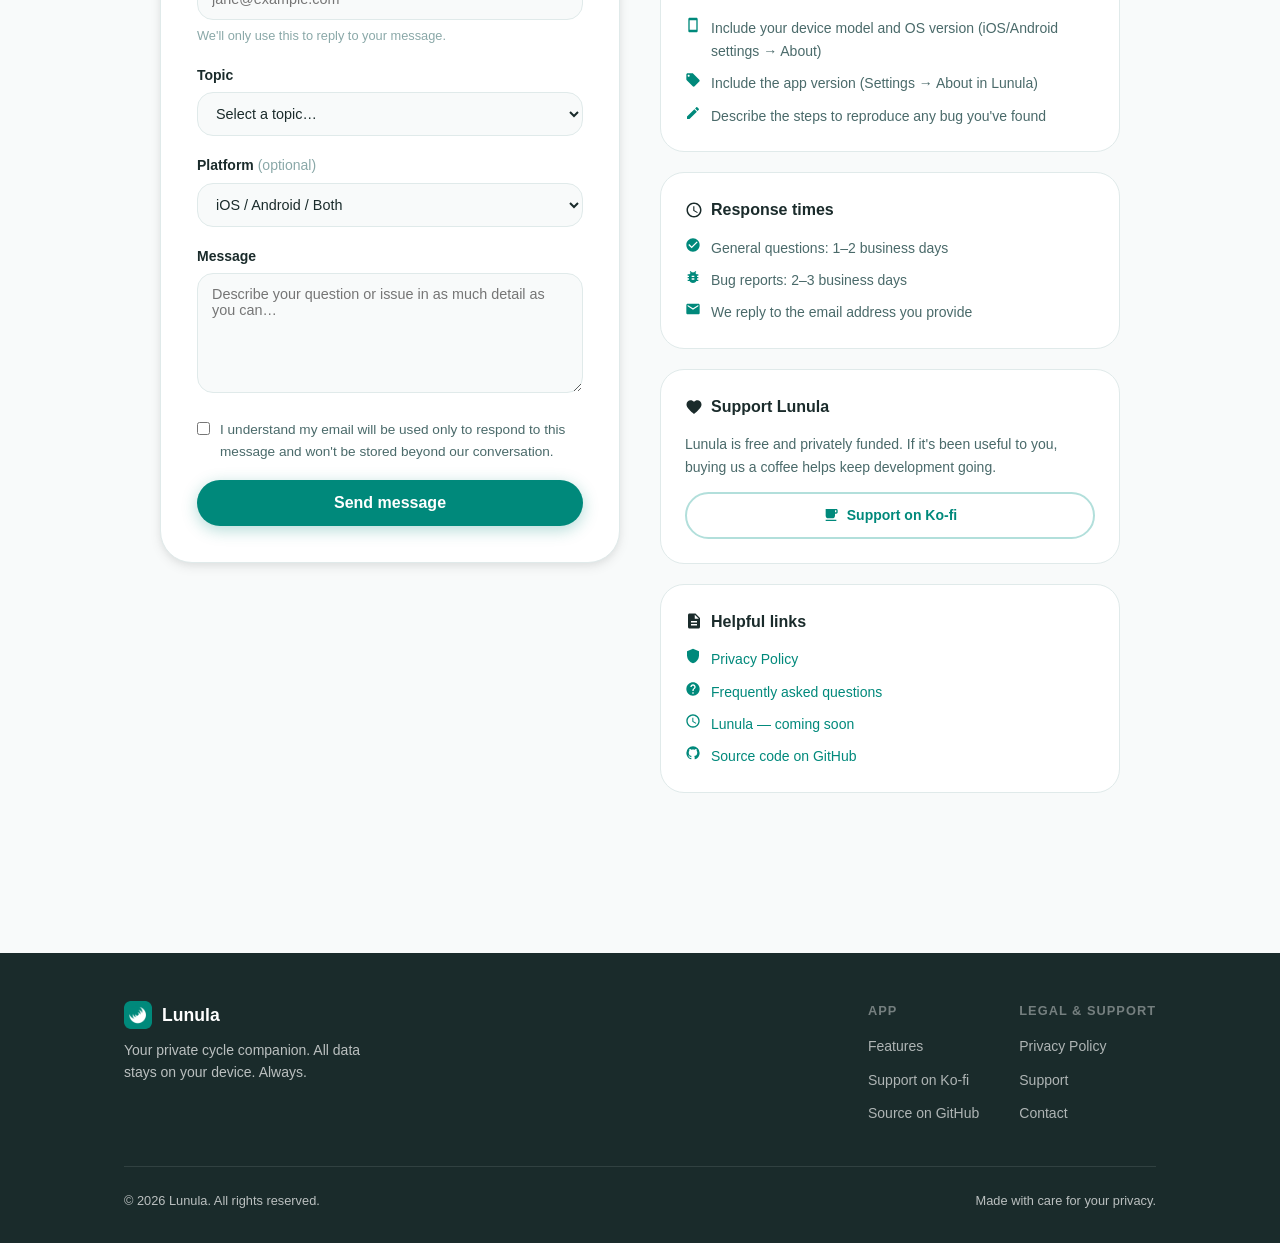
<file: support.html>
<!DOCTYPE html>
<html lang="en">
<head>
  <meta charset="UTF-8">
  <meta name="viewport" content="width=device-width, initial-scale=1.0">
  <title>Support — Lunula</title>
  <meta name="description" content="Get help with Lunula, the private cycle tracking app. Browse common questions or send us a message.">
  <link rel="icon" href="favicon.png">
  <link rel="stylesheet" href="css/style.css">
  <script src="https://js.hcaptcha.com/1/api.js" async defer></script>
</head>
<body>

<div class="top-bar" aria-hidden="true"></div>

<!-- ─── Navigation ─────────────────────────────────────────────────────── -->
<nav>
  <div class="nav-inner">
    <a href="index.html" class="nav-brand">
      <img src="assets/icon.png" alt="Lunula icon">
      Lunula
    </a>
    <ul class="nav-links">
      <li><a href="index.html#privacy">Privacy</a></li>
      <li><a href="index.html#features">Features</a></li>
      <li><a href="#faq">FAQ</a></li>
      <li><a href="#contact">Contact</a></li>
      <li><a href="support.html#contact" class="nav-cta">Get in touch</a></li>
    </ul>
  </div>
</nav>

<!-- ─── Page hero ──────────────────────────────────────────────────────── -->
<section class="page-hero-section">
  <div class="container">
    <div class="page-hero">
      <span class="section-label">Help &amp; Support</span>
      <h1>How can we help?</h1>
      <p>
        Browse common questions below, or send us a message. We typically respond within 1–2 business days.
      </p>
    </div>
  </div>
</section>

<!-- ─── FAQ ────────────────────────────────────────────────────────────── -->
<section class="section" id="faq" style="padding-top: 0;">
  <div class="container">
    <div style="max-width: 720px; margin: 0 auto;">
      <span class="section-label">Common questions</span>
      <h2 class="section-heading" style="margin-bottom: 36px;">Frequently asked</h2>

      <div class="faq-list">

        <details class="faq-item">
          <summary>Is my data really private? How can I verify this?</summary>
          <div class="faq-body">
            <p>Yes — completely. Lunula stores all data in your device's local storage and makes no network requests during normal operation. You can verify this yourself using a network monitoring tool (e.g. Little Snitch on macOS, or a proxy like Charles) while using the app — you will see zero outbound traffic.</p>
            <p>The privacy guarantee is architectural: there are no servers to send data to, not just a policy that could change.</p>
          </div>
        </details>

        <details class="faq-item">
          <summary>I forgot my PIN. How do I reset it?</summary>
          <div class="faq-body">
            <p>If you have biometric unlock (Face ID or fingerprint) enabled, you can use that to access the app. From inside the app, go to <strong>Settings → Security → Change PIN</strong> to set a new one.</p>
            <p>If you have forgotten both your PIN and do not have biometric access, you will need to reset the app. Go to <strong>Settings → Data → Reset all data</strong>. This will clear all data and remove the PIN lock. Unfortunately, without your PIN we cannot access the encrypted data on your behalf.</p>
          </div>
        </details>

        <details class="faq-item">
          <summary>How do I back up and restore my data?</summary>
          <div class="faq-body">
            <p>In the app, go to <strong>Settings → Data → Export encrypted backup</strong>. You'll be asked to set a passphrase — this is used to encrypt your backup file with AES-256-GCM. Save the exported file somewhere safe (iCloud Drive, local storage, etc.).</p>
            <p>To restore, go to <strong>Settings → Data → Import backup</strong>, select the file, and enter your passphrase. Keep your passphrase safe — without it the backup cannot be decrypted by anyone, including us.</p>
          </div>
        </details>

        <details class="faq-item">
          <summary>I lost my backup passphrase. Can you recover my data?</summary>
          <div class="faq-body">
            <p>No — and this is by design. Your passphrase never leaves your device. The backup encryption is strong enough that recovery without the passphrase is not feasible. We strongly recommend storing your passphrase in a password manager.</p>
            <p>If you still have the app installed on your device, your live data is unaffected — only the encrypted backup requires the passphrase.</p>
          </div>
        </details>

        <details class="faq-item">
          <summary>Why don't my predictions match my actual cycle?</summary>
          <div class="faq-body">
            <p>Lunula's predictions improve as you log more cycles. For the first 1–2 cycles, predictions are based on typical averages. Over time, the app learns your personal cycle length and phase durations. Try to log your period start and end dates consistently for the most accurate predictions.</p>
          </div>
        </details>

        <details class="faq-item">
          <summary>Does Lunula work offline?</summary>
          <div class="faq-body">
            <p>Yes — entirely. Lunula requires no internet connection at any point. All features work offline, including cycle tracking, daily logging, predictions, and the exercise guides. The only optional online activity is if you choose to save your encrypted backup to a cloud storage provider you control.</p>
          </div>
        </details>

        <details class="faq-item">
          <summary>How do I delete all my data?</summary>
          <div class="faq-body">
            <p>Go to <strong>Settings → Data → Reset all data</strong> in the app. This permanently deletes everything stored by Lunula on your device. You can also simply uninstall the app, which removes all associated data. Because we hold no data on servers, there is nothing further to delete.</p>
          </div>
        </details>

        <details class="faq-item">
          <summary>Is Lunula free? Are there in-app purchases?</summary>
          <div class="faq-body">
            <p>Lunula is free to use. It is not yet publicly available on the App Store or Google Play — check back here for updates.</p>
          </div>
        </details>

        <details class="faq-item">
          <summary>Which platforms does Lunula support?</summary>
          <div class="faq-body">
            <p>Lunula is being built for iOS (iPhone and iPad) and Android. It is not yet publicly available — check this site for launch updates.</p>
          </div>
        </details>

      </div>
    </div>
  </div>
</section>

<!-- ─── Contact form ────────────────────────────────────────────────────── -->
<section class="section" id="contact" style="padding-top: 0; padding-bottom: 80px;">
  <div class="container">
    <div class="support-grid">
      <!-- Form -->
      <div>
        <div class="support-form-card" id="form-card">
          <h2>Send us a message</h2>
          <p>We aim to respond within 1–2 business days.</p>

          <form id="support-form" novalidate>
            <div class="form-row">
              <div class="form-group">
                <label for="first-name">First name</label>
                <input type="text" id="first-name" name="first_name" placeholder="Jane" required>
              </div>
              <div class="form-group">
                <label for="last-name">Last name <span style="font-weight:400;color:var(--text-muted)">(optional)</span></label>
                <input type="text" id="last-name" name="last_name" placeholder="Smith">
              </div>
            </div>

            <div class="form-group">
              <label for="email">Email address</label>
              <input type="email" id="email" name="email" placeholder="jane@example.com" required>
              <p class="form-note">We'll only use this to reply to your message.</p>
            </div>

            <div class="form-group">
              <label for="topic">Topic</label>
              <select id="topic" name="topic" required>
                <option value="" disabled selected>Select a topic…</option>
                <option value="bug">Bug report</option>
                <option value="data">Data &amp; privacy question</option>
                <option value="backup">Backup &amp; restore</option>
                <option value="account">Account / PIN</option>
                <option value="feature">Feature request</option>
                <option value="other">Other</option>
              </select>
            </div>

            <div class="form-group">
              <label for="platform">Platform <span style="font-weight:400;color:var(--text-muted)">(optional)</span></label>
              <select id="platform" name="platform">
                <option value="" disabled selected>iOS / Android / Both</option>
                <option value="ios">iOS (iPhone / iPad)</option>
                <option value="android">Android</option>
                <option value="both">Both</option>
              </select>
            </div>

            <div class="form-group">
              <label for="message">Message</label>
              <textarea id="message" name="message" placeholder="Describe your question or issue in as much detail as you can…" required></textarea>
            </div>

            <div class="form-group">
              <label style="display:flex;align-items:flex-start;gap:10px;cursor:pointer;font-weight:400;">
                <input type="checkbox" name="privacy_consent" required style="width:auto;margin-top:3px;">
                <span style="font-size:0.85rem;color:var(--text-secondary);">
                  I understand my email will be used only to respond to this message and won't be stored beyond our conversation.
                </span>
              </label>
            </div>

            <div class="h-captcha" data-sitekey="68fced36-7b1a-4ad2-ba2e-a1c44cfaf1ee"></div>

            <div id="form-error" class="form-error" role="alert" aria-live="polite"></div>

            <button type="submit" class="btn btn-primary" style="width:100%;justify-content:center;">
              Send message
            </button>
          </form>
        </div>

        <!-- Success state -->
        <div class="support-form-card form-success" id="form-success">
          <svg width="48" height="48" viewBox="0 0 48 48" fill="none">
            <circle cx="24" cy="24" r="24" fill="#E0F2F1"/>
            <path d="M16 24l6 6 10-12" stroke="#00897B" stroke-width="2.5" stroke-linecap="round" stroke-linejoin="round"/>
          </svg>
          <h3>Message sent!</h3>
          <p>Thanks for reaching out. We'll get back to you within 1–2 business days.</p>
        </div>
      </div>

      <!-- Sidebar -->
      <div class="support-sidebar">
        <div class="privacy-note-card">
          <h3><svg xmlns="http://www.w3.org/2000/svg" width="18" height="18" viewBox="0 0 24 24" fill="currentColor" aria-hidden="true"><path d="M12 1L3 5v6c0 5.55 3.84 10.74 9 12 5.16-1.26 9-6.45 9-12V5l-9-4z"/></svg> A note on privacy</h3>
          <p>
            When you contact support, your email and message are the only things we receive.
            We don't have access to your app data, cycle logs, or any health information —
            it's all stored on your device only.
          </p>
          <p style="margin-top: 10px;">
            Please don't include health data in your support message.
          </p>
        </div>

        <div class="support-info-card">
          <h3><svg xmlns="http://www.w3.org/2000/svg" width="18" height="18" viewBox="0 0 24 24" fill="currentColor" aria-hidden="true"><path d="M19 3h-4.18C14.4 1.84 13.3 1 12 1c-1.3 0-2.4.84-2.82 2H5c-1.1 0-2 .9-2 2v14c0 1.1.9 2 2 2h14c1.1 0 2-.9 2-2V5c0-1.1-.9-2-2-2zm-7 0c.55 0 1 .45 1 1s-.45 1-1 1-1-.45-1-1 .45-1 1-1zm2 14H7v-2h7v2zm3-4H7v-2h10v2zm0-4H7V7h10v2z"/></svg> Before you write</h3>
          <ul>
            <li>
              <span class="icon-sm"><svg xmlns="http://www.w3.org/2000/svg" width="16" height="16" viewBox="0 0 24 24" fill="currentColor" aria-hidden="true"><path d="M17 1.01L7 1c-1.1 0-2 .9-2 2v18c0 1.1.9 2 2 2h10c1.1 0 2-.9 2-2V3c0-1.1-.9-1.99-2-1.99zM17 19H7V5h10v14z"/></svg></span>
              <span>Include your device model and OS version (iOS/Android settings → About)</span>
            </li>
            <li>
              <span class="icon-sm"><svg xmlns="http://www.w3.org/2000/svg" width="16" height="16" viewBox="0 0 24 24" fill="currentColor" aria-hidden="true"><path d="M21.41 11.58l-9-9C12.05 2.22 11.55 2 11 2H4c-1.1 0-2 .9-2 2v7c0 .55.22 1.05.59 1.42l9 9c.36.36.86.58 1.41.58.55 0 1.05-.22 1.41-.59l7-7c.37-.36.59-.86.59-1.41 0-.55-.23-1.06-.59-1.42zM5.5 7C4.67 7 4 6.33 4 5.5S4.67 4 5.5 4 7 4.67 7 5.5 6.33 7 5.5 7z"/></svg></span>
              <span>Include the app version (Settings → About in Lunula)</span>
            </li>
            <li>
              <span class="icon-sm"><svg xmlns="http://www.w3.org/2000/svg" width="16" height="16" viewBox="0 0 24 24" fill="currentColor" aria-hidden="true"><path d="M3 17.25V21h3.75L17.81 9.94l-3.75-3.75L3 17.25zM20.71 7.04c.39-.39.39-1.02 0-1.41l-2.34-2.34c-.39-.39-1.02-.39-1.41 0l-1.83 1.83 3.75 3.75 1.83-1.83z"/></svg></span>
              <span>Describe the steps to reproduce any bug you've found</span>
            </li>
          </ul>
        </div>

        <div class="support-info-card">
          <h3><svg xmlns="http://www.w3.org/2000/svg" width="18" height="18" viewBox="0 0 24 24" fill="currentColor" aria-hidden="true"><path d="M11.99 2C6.47 2 2 6.48 2 12s4.47 10 9.99 10C17.52 22 22 17.52 22 12S17.52 2 11.99 2zM12 20c-4.42 0-8-3.58-8-8s3.58-8 8-8 8 3.58 8 8-3.58 8-8 8zm.5-13H11v6l5.25 3.15.75-1.23-4.5-2.67V7z"/></svg> Response times</h3>
          <ul>
            <li>
              <span class="icon-sm"><svg xmlns="http://www.w3.org/2000/svg" width="16" height="16" viewBox="0 0 24 24" fill="currentColor" aria-hidden="true"><path d="M12 2C6.48 2 2 6.48 2 12s4.48 10 10 10 10-4.48 10-10S17.52 2 12 2zm-2 15l-5-5 1.41-1.41L10 14.17l7.59-7.59L19 8l-9 9z"/></svg></span>
              <span>General questions: 1–2 business days</span>
            </li>
            <li>
              <span class="icon-sm"><svg xmlns="http://www.w3.org/2000/svg" width="16" height="16" viewBox="0 0 24 24" fill="currentColor" aria-hidden="true"><path d="M20 8h-2.81c-.45-.78-1.07-1.45-1.81-1.96L17 4.41 15.59 3l-2.17 2.17C12.96 5.06 12.49 5 12 5c-.49 0-.96.06-1.41.17L8.41 3 7 4.41l1.62 1.63C7.88 6.55 7.26 7.22 6.81 8H4v2h2.09c-.05.33-.09.66-.09 1v1H4v2h2v1c0 .34.04.67.09 1H4v2h2.81c1.04 1.79 2.97 3 5.19 3s4.15-1.21 5.19-3H20v-2h-2.09c.05-.33.09-.66.09-1v-1h2v-2h-2v-1c0-.34-.04-.67-.09-1H20V8zm-6 8h-4v-2h4v2zm0-4h-4v-2h4v2z"/></svg></span>
              <span>Bug reports: 2–3 business days</span>
            </li>
            <li>
              <span class="icon-sm"><svg xmlns="http://www.w3.org/2000/svg" width="16" height="16" viewBox="0 0 24 24" fill="currentColor" aria-hidden="true"><path d="M20 4H4c-1.1 0-1.99.9-1.99 2L2 18c0 1.1.9 2 2 2h16c1.1 0 2-.9 2-2V6c0-1.1-.9-2-2-2zm0 4l-8 5-8-5V6l8 5 8-5v2z"/></svg></span>
              <span>We reply to the email address you provide</span>
            </li>
          </ul>
        </div>

        <div class="support-info-card kofi-card">
          <h3><svg xmlns="http://www.w3.org/2000/svg" width="18" height="18" viewBox="0 0 24 24" fill="currentColor" aria-hidden="true"><path d="M12 21.35l-1.45-1.32C5.4 15.36 2 12.28 2 8.5 2 5.42 4.42 3 7.5 3c1.74 0 3.41.81 4.5 2.09C13.09 3.81 14.76 3 16.5 3 19.58 3 22 5.42 22 8.5c0 3.78-3.4 6.86-8.55 11.54L12 21.35z"/></svg> Support Lunula</h3>
          <p style="font-size:0.875rem;color:var(--text-secondary);line-height:1.6;margin-bottom:14px;">Lunula is free and privately funded. If it's been useful to you, buying us a coffee helps keep development going.</p>
          <a href="https://ko-fi.com/lunula_app" target="_blank" rel="noopener noreferrer" class="btn btn-secondary" style="width:100%;justify-content:center;font-size:0.875rem;padding:10px 16px;">
            <svg xmlns="http://www.w3.org/2000/svg" width="16" height="16" viewBox="0 0 24 24" fill="currentColor" aria-hidden="true"><path d="M20 3H4v10c0 2.21 1.79 4 4 4h6c2.21 0 4-1.79 4-4v-3h2c1.11 0 2-.89 2-2V5c0-1.11-.89-2-2-2zm0 5h-2V5h2v3zM4 19h16v2H4z"/></svg>
            Support on Ko-fi
          </a>
        </div>

        <div class="support-info-card">
          <h3><svg xmlns="http://www.w3.org/2000/svg" width="18" height="18" viewBox="0 0 24 24" fill="currentColor" aria-hidden="true"><path d="M14 2H6c-1.1 0-1.99.9-1.99 2L4 20c0 1.1.89 2 1.99 2H18c1.1 0 2-.9 2-2V8l-6-6zm2 16H8v-2h8v2zm0-4H8v-2h8v2zm-3-5V3.5L18.5 9H13z"/></svg> Helpful links</h3>
          <ul>
            <li>
              <span class="icon-sm"><svg xmlns="http://www.w3.org/2000/svg" width="16" height="16" viewBox="0 0 24 24" fill="currentColor" aria-hidden="true"><path d="M12 1L3 5v6c0 5.55 3.84 10.74 9 12 5.16-1.26 9-6.45 9-12V5l-9-4z"/></svg></span>
              <span><a href="privacy.html">Privacy Policy</a></span>
            </li>
            <li>
              <span class="icon-sm"><svg xmlns="http://www.w3.org/2000/svg" width="16" height="16" viewBox="0 0 24 24" fill="currentColor" aria-hidden="true"><path d="M12 2C6.48 2 2 6.48 2 12s4.48 10 10 10 10-4.48 10-10S17.52 2 12 2zm1 17h-2v-2h2v2zm2.07-7.75l-.9.92C13.45 12.9 13 13.5 13 15h-2v-.5c0-1.1.45-2.1 1.17-2.83l1.24-1.26c.37-.36.59-.86.59-1.41 0-1.1-.9-2-2-2s-2 .9-2 2H8c0-2.21 1.79-4 4-4s4 1.79 4 4c0 .88-.36 1.68-.93 2.25z"/></svg></span>
              <span><a href="#faq">Frequently asked questions</a></span>
            </li>
            <li>
              <span class="icon-sm"><svg xmlns="http://www.w3.org/2000/svg" width="16" height="16" viewBox="0 0 24 24" fill="currentColor" aria-hidden="true"><path d="M11.99 2C6.47 2 2 6.48 2 12s4.47 10 9.99 10C17.52 22 22 17.52 22 12S17.52 2 11.99 2zM12 20c-4.42 0-8-3.58-8-8s3.58-8 8-8 8 3.58 8 8-3.58 8-8 8zm.5-13H11v6l5.25 3.15.75-1.23-4.5-2.67V7z"/></svg></span>
              <span><a href="index.html">Lunula — coming soon</a></span>
            </li>
            <li>
              <span class="icon-sm"><svg xmlns="http://www.w3.org/2000/svg" width="16" height="16" viewBox="0 0 24 24" fill="currentColor" aria-hidden="true"><path d="M12 2A10 10 0 0 0 2 12c0 4.42 2.87 8.17 6.84 9.5.5.08.66-.23.66-.5v-1.69c-2.77.6-3.36-1.34-3.36-1.34-.46-1.16-1.11-1.47-1.11-1.47-.91-.62.07-.6.07-.6 1 .07 1.53 1.03 1.53 1.03.87 1.52 2.34 1.07 2.91.83.09-.65.35-1.09.63-1.34-2.22-.25-4.55-1.11-4.55-4.92 0-1.11.38-2 1.03-2.71-.1-.25-.45-1.29.1-2.64 0 0 .84-.27 2.75 1.02.79-.22 1.65-.33 2.5-.33.85 0 1.71.11 2.5.33 1.91-1.29 2.75-1.02 2.75-1.02.55 1.35.2 2.39.1 2.64.65.71 1.03 1.6 1.03 2.71 0 3.82-2.34 4.66-4.57 4.91.36.31.69.92.69 1.85V21c0 .27.16.59.67.5C19.14 20.16 22 16.42 22 12A10 10 0 0 0 12 2z"/></svg></span>
              <span><a href="https://github.com/lunula-app" target="_blank" rel="noopener noreferrer">Source code on GitHub</a></span>
            </li>
          </ul>
        </div>
      </div>
    </div>
  </div>
</section>

<!-- ─── Footer ───────────────────────────────────────────────────────────── -->
<footer>
  <div class="container">
    <div class="footer-inner">
      <div>
        <div class="footer-brand">
          <img src="assets/icon.png" alt="Lunula icon">
          Lunula
        </div>
        <p class="footer-desc">Your private cycle companion. All data stays on your device. Always.</p>
      </div>
      <div class="footer-links">
        <h4>App</h4>
        <ul>
          <li><a href="index.html#features">Features</a></li>
          <li><a href="https://ko-fi.com/lunula_app" target="_blank" rel="noopener noreferrer">Support on Ko-fi</a></li>
          <li><a href="https://github.com/lunula-app" target="_blank" rel="noopener noreferrer">Source on GitHub</a></li>
        </ul>
      </div>
      <div class="footer-links">
        <h4>Legal &amp; Support</h4>
        <ul>
          <li><a href="privacy.html">Privacy Policy</a></li>
          <li><a href="support.html">Support</a></li>
          <li><a href="#contact">Contact</a></li>
        </ul>
      </div>
    </div>
    <div class="footer-bottom">
      <span>© 2026 Lunula. All rights reserved.</span>
      <span>Made with care for your privacy.</span>
    </div>
  </div>
</footer>

<!-- FAQ accordion styles -->
<style>
.faq-list {
  display: flex;
  flex-direction: column;
  gap: 12px;
}

.faq-item {
  background: var(--surface);
  border: 1px solid var(--border);
  border-radius: var(--radius-md);
  overflow: hidden;
}

.faq-item summary {
  padding: 18px 20px;
  font-weight: 600;
  font-size: 0.95rem;
  cursor: pointer;
  list-style: none;
  display: flex;
  align-items: center;
  justify-content: space-between;
  gap: 12px;
  color: var(--text-primary);
  transition: background 0.15s;
}

.faq-item summary::-webkit-details-marker { display: none; }

.faq-item summary::after {
  content: '+';
  font-size: 1.2rem;
  font-weight: 400;
  color: var(--teal-600);
  flex-shrink: 0;
  transition: transform 0.2s;
}

.faq-item[open] summary::after {
  transform: rotate(45deg);
}

.faq-item summary:hover { background: var(--teal-50); }

.faq-item[open] summary { background: var(--teal-50); }

.faq-body {
  padding: 0 20px 18px;
  display: flex;
  flex-direction: column;
  gap: 10px;
}

.faq-body p {
  font-size: 0.9rem;
  color: var(--text-secondary);
  line-height: 1.7;
  margin: 0;
}
</style>

<script src="js/main.js"></script>
</body>
</html>
</file>
<file: css/style.css>
/* ─── Design tokens ─────────────────────────────────────────────────────── */
:root {
  --teal-900: #004D40;
  --teal-700: #00796B;
  --teal-600: #00897B;
  --teal-400: #4DB6AC;
  --teal-200: #B2DFDB;
  --teal-50:  #E0F2F1;

  --phase-menstrual: #EF9A9A;
  --phase-follicular: #80CBC4;
  --phase-ovulatory: #FFCC80;
  --phase-luteal: #CE93D8;

  --bg:        #F8FAFA;
  --surface:   #FFFFFF;
  --text-primary: #1A2B2B;
  --text-secondary: #4A6A6A;
  --text-muted:     #8AA8A8;
  --border:    #E0EAEA;

  --radius-sm:  8px;
  --radius-md:  16px;
  --radius-lg:  24px;
  --radius-xl:  32px;

  --shadow-sm: 0 1px 3px rgba(0,0,0,0.06), 0 1px 2px rgba(0,0,0,0.04);
  --shadow-md: 0 4px 12px rgba(0,0,0,0.08), 0 2px 6px rgba(0,0,0,0.04);
  --shadow-lg: 0 8px 32px rgba(0,0,0,0.10), 0 2px 8px rgba(0,0,0,0.04);
}

/* ─── Reset & base ──────────────────────────────────────────────────────── */
*, *::before, *::after { box-sizing: border-box; margin: 0; padding: 0; }
html { scroll-behavior: smooth; }

body {
  font-family: -apple-system, BlinkMacSystemFont, 'Segoe UI', Roboto, 'Inter', sans-serif;
  background: var(--bg);
  color: var(--text-primary);
  line-height: 1.6;
  -webkit-font-smoothing: antialiased;
}

img { max-width: 100%; display: block; }
a { color: var(--teal-600); text-decoration: none; }
a:hover { text-decoration: underline; }

/* ─── Layout ────────────────────────────────────────────────────────────── */
.container {
  max-width: 1080px;
  margin: 0 auto;
  padding: 0 24px;
}

/* ─── Top accent bar ────────────────────────────────────────────────────── */
.top-bar {
  height: 3px;
  background: linear-gradient(90deg, var(--teal-700) 0%, var(--teal-400) 100%);
  flex-shrink: 0;
}

/* ─── Navigation ────────────────────────────────────────────────────────── */
nav {
  position: sticky;
  top: 0;
  z-index: 100;
  background: rgba(248,250,250,0.92);
  backdrop-filter: blur(12px);
  border-bottom: 1px solid var(--border);
}

.nav-inner {
  display: flex;
  align-items: center;
  justify-content: space-between;
  padding: 16px 24px;
  max-width: 1080px;
  margin: 0 auto;
}

.nav-brand {
  display: flex;
  align-items: center;
  gap: 10px;
  font-size: 1.25rem;
  font-weight: 700;
  color: var(--text-primary);
  text-decoration: none;
}

.nav-brand img {
  width: 32px;
  height: 32px;
  border-radius: 8px;
}

.nav-brand:hover { text-decoration: none; }

.nav-links {
  display: flex;
  align-items: center;
  gap: 32px;
  list-style: none;
}

.nav-links a {
  font-size: 0.9rem;
  font-weight: 500;
  color: var(--text-secondary);
  transition: color 0.15s;
}

.nav-links a:hover { color: var(--teal-600); text-decoration: none; }

.nav-cta {
  background: var(--teal-600);
  color: #fff !important;
  padding: 8px 20px;
  border-radius: 20px;
  transition: background 0.15s !important;
}

.nav-cta:hover { background: var(--teal-700) !important; }

/* ─── Buttons ───────────────────────────────────────────────────────────── */
.btn {
  display: inline-flex;
  align-items: center;
  gap: 8px;
  padding: 14px 28px;
  border-radius: 28px;
  font-size: 1rem;
  font-weight: 600;
  cursor: pointer;
  border: none;
  transition: transform 0.15s, box-shadow 0.15s;
  text-decoration: none;
}

.btn:hover { transform: translateY(-1px); text-decoration: none; }

.btn-primary {
  background: var(--teal-600);
  color: #fff;
  box-shadow: 0 4px 16px rgba(0,137,123,0.30);
}

.btn-primary:hover {
  background: var(--teal-700);
  box-shadow: 0 6px 20px rgba(0,137,123,0.35);
}

.btn-secondary {
  background: var(--surface);
  color: var(--teal-600);
  border: 2px solid var(--teal-200);
}

.btn-secondary:hover {
  border-color: var(--teal-600);
  box-shadow: var(--shadow-sm);
}

.btn-outline {
  background: transparent;
  color: var(--teal-600);
  border: 2px solid var(--teal-600);
}

.btn-outline:hover { background: var(--teal-50); }

/* ─── Hero ──────────────────────────────────────────────────────────────── */
.hero {
  padding: 80px 0 64px;
  text-align: center;
  position: relative;
  overflow: hidden;
}

.hero::before {
  content: '';
  position: absolute;
  inset: 0;
  background: radial-gradient(ellipse 80% 60% at 50% -10%, rgba(0,137,123,0.12) 0%, transparent 70%);
  pointer-events: none;
}

.hero-badge {
  display: inline-flex;
  align-items: center;
  gap: 6px;
  background: var(--teal-50);
  color: var(--teal-700);
  border: 1px solid var(--teal-200);
  border-radius: 20px;
  padding: 6px 14px;
  font-size: 0.85rem;
  font-weight: 600;
  margin-bottom: 28px;
}

.hero h1 {
  font-size: clamp(2.2rem, 5vw, 3.5rem);
  font-weight: 800;
  line-height: 1.15;
  letter-spacing: -0.02em;
  margin-bottom: 20px;
  color: var(--text-primary);
}

.hero h1 .highlight {
  color: var(--teal-600);
}

.hero p.lead {
  font-size: clamp(1rem, 2vw, 1.2rem);
  color: var(--text-secondary);
  max-width: 560px;
  margin: 0 auto 36px;
  line-height: 1.7;
}

.hero-actions {
  display: flex;
  gap: 16px;
  justify-content: center;
  flex-wrap: wrap;
  margin-bottom: 64px;
}

.coming-soon-pill {
  display: inline-flex;
  align-items: center;
  gap: 8px;
  background: var(--surface);
  color: var(--text-secondary);
  border: 1.5px solid var(--border);
  border-radius: 28px;
  padding: 10px 20px;
  font-size: 0.9rem;
  font-weight: 500;
}


/* ─── Trust strip ───────────────────────────────────────────────────────── */
.trust-strip {
  background: var(--teal-50);
  border-top: 1px solid var(--teal-200);
  border-bottom: 1px solid var(--teal-200);
  padding: 20px 0;
}

.trust-inner {
  display: flex;
  align-items: center;
  justify-content: center;
  flex-wrap: wrap;
  gap: 32px;
}

.trust-item {
  display: flex;
  align-items: center;
  gap: 8px;
  font-size: 0.875rem;
  font-weight: 600;
  color: var(--teal-700);
}

.trust-icon {
  display: flex;
  align-items: center;
  flex-shrink: 0;
}

/* ─── Section headings ──────────────────────────────────────────────────── */
.section {
  padding: 80px 0;
}

.section-label {
  display: inline-block;
  font-size: 0.8rem;
  font-weight: 700;
  text-transform: uppercase;
  letter-spacing: 0.1em;
  color: var(--teal-600);
  margin-bottom: 12px;
}

.section-heading {
  font-size: clamp(1.75rem, 3.5vw, 2.5rem);
  font-weight: 800;
  letter-spacing: -0.02em;
  line-height: 1.2;
  margin-bottom: 16px;
  color: var(--text-primary);
}

.section-sub {
  font-size: 1.05rem;
  color: var(--text-secondary);
  max-width: 560px;
  line-height: 1.7;
}

.text-center { text-align: center; }
.text-center .section-sub { margin: 0 auto; }

/* ─── Privacy cards ─────────────────────────────────────────────────────── */
.privacy-grid {
  display: grid;
  grid-template-columns: repeat(auto-fit, minmax(240px, 1fr));
  gap: 20px;
  margin-top: 48px;
}

.privacy-card {
  background: var(--surface);
  border: 1px solid var(--border);
  border-radius: var(--radius-lg);
  padding: 28px;
  box-shadow: var(--shadow-sm);
  transition: box-shadow 0.2s, transform 0.2s;
}

.privacy-card:hover {
  box-shadow: var(--shadow-md);
  transform: translateY(-2px);
}

.privacy-card-icon {
  width: 48px;
  height: 48px;
  background: var(--teal-50);
  border-radius: var(--radius-md);
  display: flex;
  align-items: center;
  justify-content: center;
  color: var(--teal-600);
  margin-bottom: 16px;
}

.privacy-card h3 {
  font-size: 1rem;
  font-weight: 700;
  color: var(--text-primary);
  margin-bottom: 8px;
}

.privacy-card p {
  font-size: 0.9rem;
  color: var(--text-secondary);
  line-height: 1.6;
}

/* ─── Features ──────────────────────────────────────────────────────────── */
.features-bg {
  background: linear-gradient(180deg, var(--bg) 0%, var(--teal-50) 50%, var(--bg) 100%);
}

.features-grid {
  display: grid;
  grid-template-columns: repeat(auto-fit, minmax(300px, 1fr));
  gap: 24px;
  margin-top: 48px;
}

.feature-card {
  background: var(--surface);
  border: 1px solid var(--border);
  border-radius: var(--radius-lg);
  padding: 28px;
  box-shadow: var(--shadow-sm);
}

.feature-card-header {
  display: flex;
  align-items: center;
  gap: 14px;
  margin-bottom: 14px;
}

.feature-icon {
  width: 44px;
  height: 44px;
  border-radius: var(--radius-md);
  display: flex;
  align-items: center;
  justify-content: center;
  flex-shrink: 0;
}

.feature-icon.menstrual  { background: #FFEBEE; color: #C62828; }
.feature-icon.follicular { background: #E0F2F1; color: #00695C; }
.feature-icon.ovulatory  { background: #FFF8E1; color: #E65100; }
.feature-icon.luteal     { background: #F3E5F5; color: #7B1FA2; }
.feature-icon.teal       { background: var(--teal-50); color: var(--teal-700); }
.feature-icon.lock       { background: #E8EAF6; color: #3949AB; }

.feature-card h3 {
  font-size: 1rem;
  font-weight: 700;
  color: var(--text-primary);
}

.feature-card p {
  font-size: 0.9rem;
  color: var(--text-secondary);
  line-height: 1.6;
}


/* ─── Phases section ────────────────────────────────────────────────────── */
.phases-grid {
  display: grid;
  grid-template-columns: repeat(auto-fit, minmax(220px, 1fr));
  gap: 16px;
  margin-top: 48px;
}

.phase-card {
  border-radius: var(--radius-lg);
  padding: 28px;
  position: relative;
  overflow: hidden;
}

.phase-card::before {
  content: '';
  position: absolute;
  inset: 0;
  opacity: 0.15;
  background: currentColor;
}

.phase-card.menstrual  { background: #FFEBEE; color: #C62828; }
.phase-card.follicular { background: #E0F2F1; color: #00695C; }
.phase-card.ovulatory  { background: #FFF8E1; color: #E65100; }
.phase-card.luteal     { background: #F3E5F5; color: #7B1FA2; }

.phase-number {
  font-size: 2.5rem;
  font-weight: 800;
  opacity: 0.15;
  line-height: 1;
  margin-bottom: 8px;
}

.phase-name {
  font-size: 1rem;
  font-weight: 700;
  margin-bottom: 4px;
}

.phase-days {
  font-size: 0.8rem;
  font-weight: 600;
  opacity: 0.7;
  margin-bottom: 10px;
}

.phase-desc {
  font-size: 0.85rem;
  opacity: 0.8;
  line-height: 1.5;
}

/* ─── Architecture callout ──────────────────────────────────────────────── */
.arch-callout {
  background: var(--teal-900);
  color: #fff;
  border-radius: var(--radius-xl);
  padding: 56px 48px;
  text-align: center;
  position: relative;
  overflow: hidden;
}

.arch-callout::before {
  content: '';
  position: absolute;
  inset: 0;
  background: radial-gradient(ellipse 70% 60% at 50% 0%, rgba(77,182,172,0.25) 0%, transparent 70%);
  pointer-events: none;
}

.arch-callout .section-label { color: var(--teal-400); }

.arch-callout .section-heading {
  color: #fff;
  margin-bottom: 16px;
}

.arch-callout p {
  color: rgba(255,255,255,0.75);
  font-size: 1.05rem;
  max-width: 560px;
  margin: 0 auto 36px;
  line-height: 1.7;
}

.arch-stats {
  display: flex;
  gap: 32px;
  justify-content: center;
  flex-wrap: wrap;
  margin-top: 40px;
}

.arch-stat {
  text-align: center;
}

.arch-stat-value {
  font-size: 2rem;
  font-weight: 800;
  color: var(--teal-400);
  line-height: 1;
  margin-bottom: 6px;
}

.arch-stat-label {
  font-size: 0.8rem;
  color: rgba(255,255,255,0.6);
  font-weight: 500;
  text-transform: uppercase;
  letter-spacing: 0.06em;
}

/* ─── Screenshots section ───────────────────────────────────────────────── */
.screenshots-section {
  background: linear-gradient(180deg, var(--bg) 0%, var(--teal-50) 50%, var(--bg) 100%);
}

.screenshots-scroll {
  display: flex;
  gap: 28px;
  overflow-x: auto;
  padding: 40px 8px 12px;
  scroll-snap-type: x mandatory;
  -webkit-overflow-scrolling: touch;
  scrollbar-width: none;
  justify-content: center;
}

.screenshots-scroll::-webkit-scrollbar { display: none; }

.screenshot-item {
  display: flex;
  flex-direction: column;
  align-items: center;
  gap: 16px;
  scroll-snap-align: start;
  flex-shrink: 0;
}

.screenshot-phone {
  width: 220px;
}

.screenshot-phone img {
  width: 100%;
  display: block;
  filter: drop-shadow(0 16px 32px rgba(0,0,0,0.12)) drop-shadow(0 4px 8px rgba(0,0,0,0.08));
}

.screenshot-label {
  font-size: 0.875rem;
  font-weight: 600;
  color: var(--text-secondary);
}

@media (max-width: 900px) {
  .screenshots-scroll { justify-content: flex-start; }
  .screenshot-phone { width: 190px; }
}

/* ─── CTA section ───────────────────────────────────────────────────────── */
.cta-section {
  padding: 80px 0;
  text-align: center;
}

.cta-box {
  background: var(--surface);
  border: 1px solid var(--border);
  border-radius: var(--radius-xl);
  padding: 56px 40px;
  box-shadow: var(--shadow-md);
}

.cta-box .section-heading { margin-bottom: 14px; }
.cta-box > p { color: var(--text-secondary); margin-bottom: 32px; font-size: 1.05rem; }

.beta-buttons {
  display: flex;
  gap: 16px;
  justify-content: center;
  flex-wrap: wrap;
  margin-bottom: 20px;
}

.beta-btn-ios   { background: #000; color: #fff; box-shadow: 0 4px 16px rgba(0,0,0,0.20); }
.beta-btn-ios:hover { background: #222; }

.beta-note {
  font-size: 0.875rem;
  color: var(--text-muted);
  margin: 0 !important;
}


/* ─── Footer ────────────────────────────────────────────────────────────── */
footer {
  background: var(--text-primary);
  color: rgba(255,255,255,0.7);
  padding: 48px 0 32px;
}

.footer-inner {
  display: grid;
  grid-template-columns: 1fr auto auto;
  gap: 40px;
  align-items: start;
  margin-bottom: 40px;
}

.footer-brand {
  display: flex;
  align-items: center;
  gap: 10px;
  font-size: 1.1rem;
  font-weight: 700;
  color: #fff;
  margin-bottom: 10px;
}

.footer-brand img {
  width: 28px;
  height: 28px;
  border-radius: 6px;
}

.footer-desc {
  font-size: 0.875rem;
  line-height: 1.6;
  max-width: 260px;
}

.footer-links h4 {
  font-size: 0.8rem;
  font-weight: 700;
  text-transform: uppercase;
  letter-spacing: 0.08em;
  color: rgba(255,255,255,0.4);
  margin-bottom: 12px;
}

.footer-links ul {
  list-style: none;
  display: flex;
  flex-direction: column;
  gap: 8px;
}

.footer-links a {
  font-size: 0.875rem;
  color: rgba(255,255,255,0.65);
  transition: color 0.15s;
}

.footer-links a:hover { color: #fff; text-decoration: none; }

.footer-bottom {
  border-top: 1px solid rgba(255,255,255,0.1);
  padding-top: 24px;
  display: flex;
  align-items: center;
  justify-content: space-between;
  font-size: 0.8rem;
  flex-wrap: wrap;
  gap: 12px;
}

/* ─── Inner page hero ───────────────────────────────────────────────────── */
.page-hero-section {
  position: relative;
  overflow: hidden;
  border-bottom: 1px solid var(--border);
  margin-bottom: 56px;
}

.page-hero-section::before {
  content: '';
  position: absolute;
  inset: 0;
  background: radial-gradient(ellipse 80% 120% at 50% -30%, rgba(0,137,123,0.09) 0%, transparent 65%);
  pointer-events: none;
}

.page-hero {
  padding: 64px 0 48px;
}

.page-hero .section-label { margin-bottom: 10px; }

.page-hero h1 {
  font-size: clamp(2rem, 4vw, 3rem);
  font-weight: 800;
  letter-spacing: -0.02em;
  margin-bottom: 14px;
}

.page-hero p {
  color: var(--text-secondary);
  font-size: 1.05rem;
  max-width: 600px;
}

.prose {
  max-width: 720px;
  margin: 0 auto 80px;
}

.prose h2 {
  font-size: 1.4rem;
  font-weight: 700;
  margin: 40px 0 12px;
  color: var(--text-primary);
}

.prose h3 {
  font-size: 1.05rem;
  font-weight: 700;
  margin: 28px 0 8px;
  color: var(--text-primary);
}

.prose p {
  color: var(--text-secondary);
  margin-bottom: 16px;
  line-height: 1.75;
}

.prose ul, .prose ol {
  padding-left: 24px;
  margin-bottom: 16px;
}

.prose li {
  color: var(--text-secondary);
  line-height: 1.75;
  margin-bottom: 6px;
}

.prose a { color: var(--teal-600); }

.prose .callout {
  background: var(--teal-50);
  border: 1px solid var(--teal-200);
  border-left: 4px solid var(--teal-600);
  border-radius: 0 var(--radius-md) var(--radius-md) 0;
  padding: 18px 20px;
  margin: 24px 0;
}

.prose .callout p { margin: 0; color: var(--teal-900); font-weight: 500; }

/* ─── Support page ──────────────────────────────────────────────────────── */
.support-grid {
  display: grid;
  grid-template-columns: 1fr 1fr;
  gap: 40px;
  align-items: start;
  max-width: 960px;
  margin: 0 auto 80px;
}

.support-form-card {
  background: var(--surface);
  border: 1px solid var(--border);
  border-radius: var(--radius-xl);
  padding: 36px;
  box-shadow: var(--shadow-md);
}

.support-form-card h2 {
  font-size: 1.4rem;
  font-weight: 700;
  margin-bottom: 6px;
}

.support-form-card > p {
  color: var(--text-secondary);
  font-size: 0.9rem;
  margin-bottom: 28px;
}

.form-group {
  margin-bottom: 18px;
}

.form-group label {
  display: block;
  font-size: 0.875rem;
  font-weight: 600;
  color: var(--text-primary);
  margin-bottom: 6px;
}

.form-group input,
.form-group select,
.form-group textarea {
  width: 100%;
  padding: 12px 14px;
  border: 1.5px solid var(--border);
  border-radius: var(--radius-md);
  font-size: 0.9rem;
  font-family: inherit;
  color: var(--text-primary);
  background: var(--bg);
  transition: border-color 0.15s, box-shadow 0.15s;
  outline: none;
}

.form-group input:focus,
.form-group select:focus,
.form-group textarea:focus {
  border-color: var(--teal-600);
  box-shadow: 0 0 0 3px rgba(0,137,123,0.12);
}

.form-group textarea { resize: vertical; min-height: 120px; }

.form-row { display: grid; grid-template-columns: 1fr 1fr; gap: 16px; }

.form-note {
  font-size: 0.8rem;
  color: var(--text-muted);
  margin-top: 6px;
}

.h-captcha {
  margin-bottom: 16px;
}

.form-error {
  display: none;
  font-size: 0.875rem;
  color: #C62828;
  background: #FFEBEE;
  border: 1px solid #FFCDD2;
  border-radius: var(--radius-sm);
  padding: 10px 14px;
  margin-bottom: 14px;
}

.form-success {
  display: none;
  text-align: center;
  padding: 32px;
  color: var(--teal-700);
}

.form-success svg { margin: 0 auto 12px; }
.form-success h3 { font-size: 1.1rem; font-weight: 700; margin-bottom: 6px; }
.form-success p { font-size: 0.9rem; color: var(--text-secondary); }

.support-sidebar {
  display: flex;
  flex-direction: column;
  gap: 20px;
}

.support-info-card {
  background: var(--surface);
  border: 1px solid var(--border);
  border-radius: var(--radius-lg);
  padding: 24px;
}

.support-info-card h3 {
  font-size: 1rem;
  font-weight: 700;
  margin-bottom: 14px;
  display: flex;
  align-items: center;
  gap: 8px;
}

.support-info-card ul {
  list-style: none;
  display: flex;
  flex-direction: column;
  gap: 10px;
}

.support-info-card li {
  display: flex;
  align-items: flex-start;
  gap: 10px;
  font-size: 0.875rem;
  color: var(--text-secondary);
}

.support-info-card .icon-sm {
  display: flex;
  align-items: center;
  flex-shrink: 0;
  color: var(--teal-600);
}

.privacy-note-card {
  background: var(--teal-50);
  border: 1px solid var(--teal-200);
  border-radius: var(--radius-lg);
  padding: 24px;
}

.privacy-note-card h3 { color: var(--teal-700); }

.privacy-note-card p {
  font-size: 0.875rem;
  color: var(--teal-900);
  line-height: 1.6;
}

/* ─── Utilities ─────────────────────────────────────────────────────────── */
.mt-2  { margin-top: 8px; }
.mt-4  { margin-top: 16px; }
.mt-8  { margin-top: 32px; }
.mb-4  { margin-bottom: 16px; }

/* ─── Responsive ────────────────────────────────────────────────────────── */
@media (max-width: 768px) {
  .nav-links { display: none; }

  .hero { padding: 48px 0 40px; }
  .hero-actions { flex-direction: column; align-items: center; }

  .footer-inner { grid-template-columns: 1fr; }

  .support-grid { grid-template-columns: 1fr; }

  .arch-callout { padding: 40px 24px; }

  .phases-grid { grid-template-columns: repeat(2, 1fr); }
}

@media (max-width: 480px) {
  .phases-grid { grid-template-columns: 1fr; }
  .form-row { grid-template-columns: 1fr; }
  .cta-box { padding: 40px 24px; }
}
</file>
